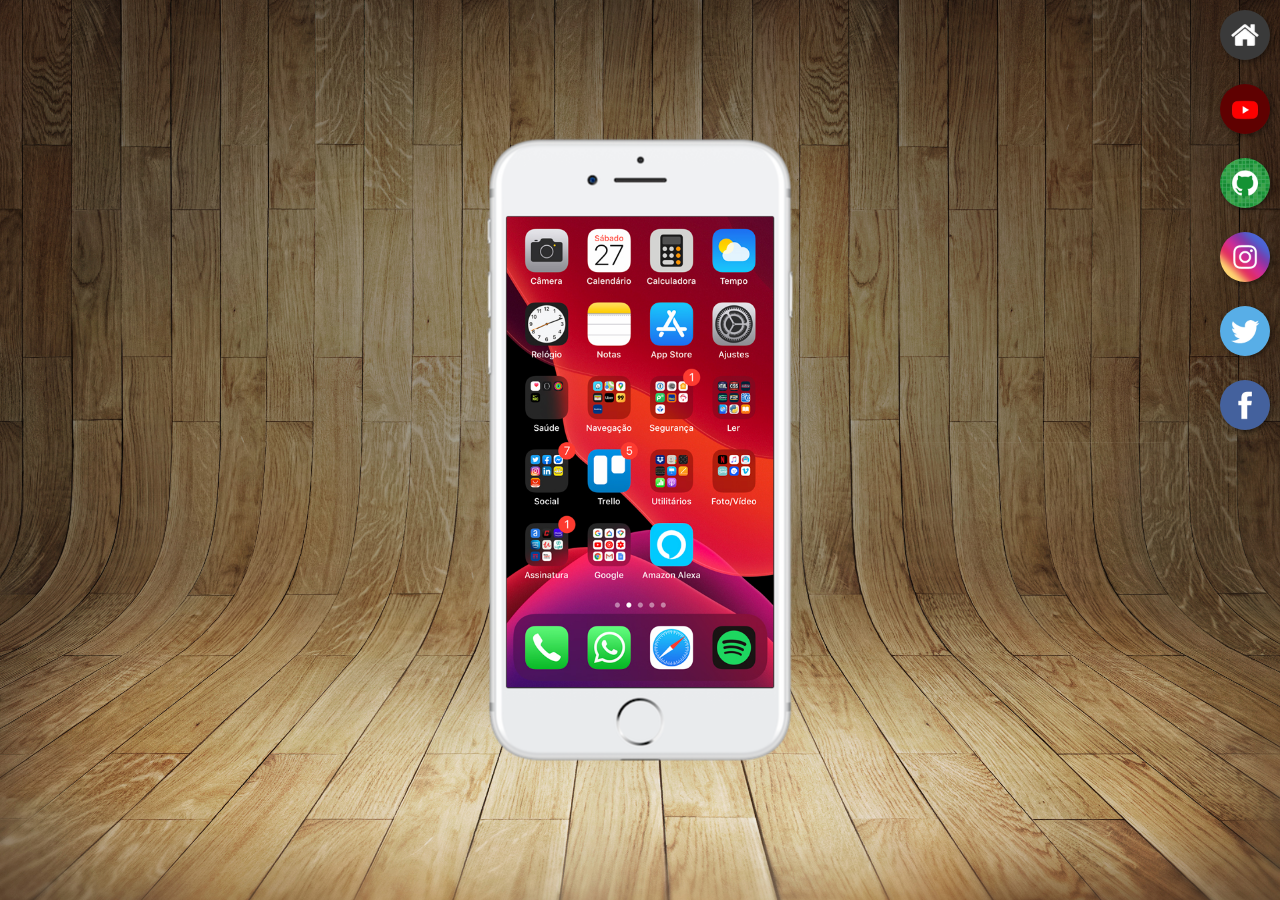
<file: index.html>
<!DOCTYPE html>
<html lang="pt-br">
<head>
    <meta charset="UTF-8">
    <meta name="viewport" content="width=device-width, initial-scale=1.0">
    <link rel="shortcut icon" href="favicon.ico" type="image/x-icon">
    <link rel="stylesheet" href="estilos/style.css">
    <title>Projeto Redes Sociais</title>
</head>
<body>
    <main>
        <section id="telefone">
            <iframe src="home.html" name="tela" id="tela" frameborder="0">
                Seu navegador não é compatível com isso.
            </iframe>
        </section>
        <section id="redes-sociais">
            <a href="home.html" target="tela"><img src="imagens/logo-home.jpg" alt="Home"></a><br>
            <a href="youtube.html" target="tela"><img src="imagens/logo-youtube.jpg" alt="Youtube"></a><br>
            <a href="github.html" target="tela"><img src="imagens/logo-github.jpg" alt="Github"></a><br>
            <a href="instagram.html" target="tela"><img src="imagens/logo-instagram.jpg" alt="Instagram"></a><br>
            <a href="twitter.html" target="tela"><img src="imagens/logo-twitter.jpg" alt="Twitter"></a><br>
            <a href="facebook.html" target="tela"><img src="imagens/logo-facebook.jpg" alt="Facebook"></a>
        </section>
    </main>
</body>
</html>
</file>
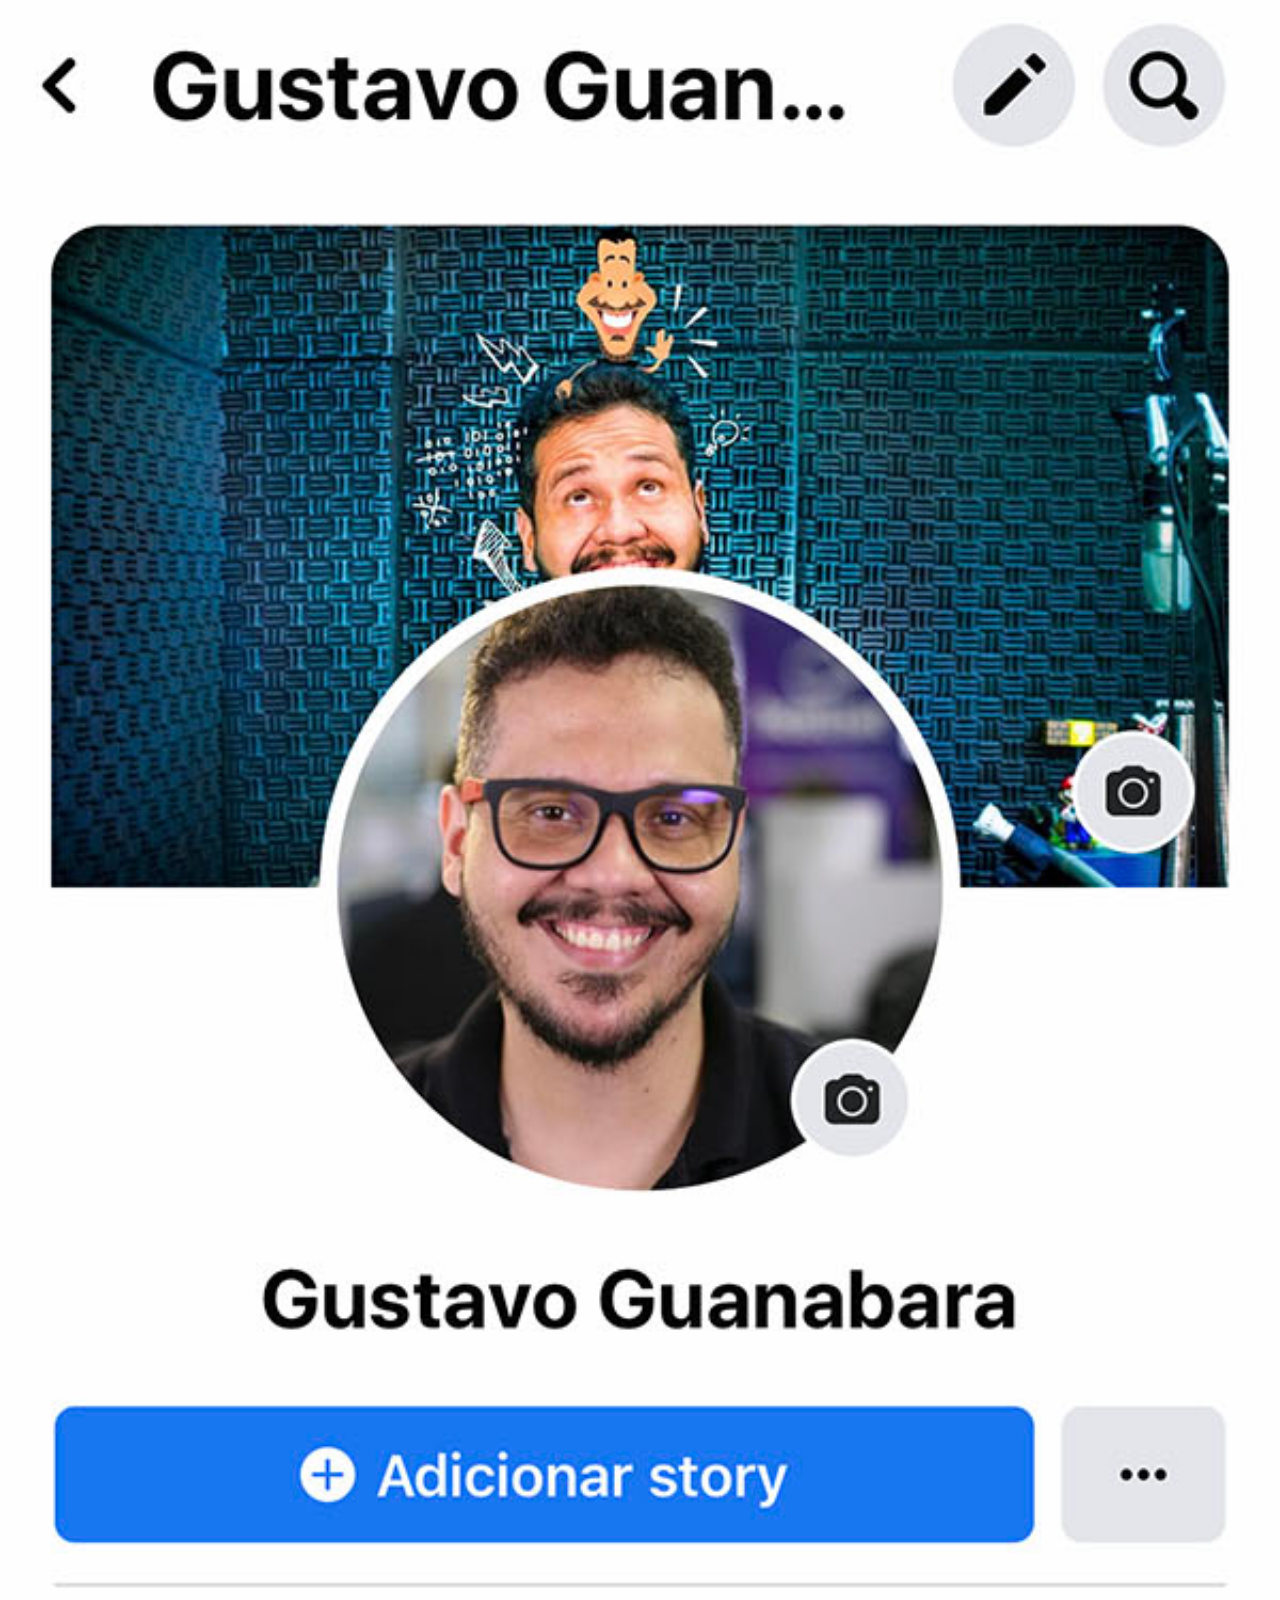
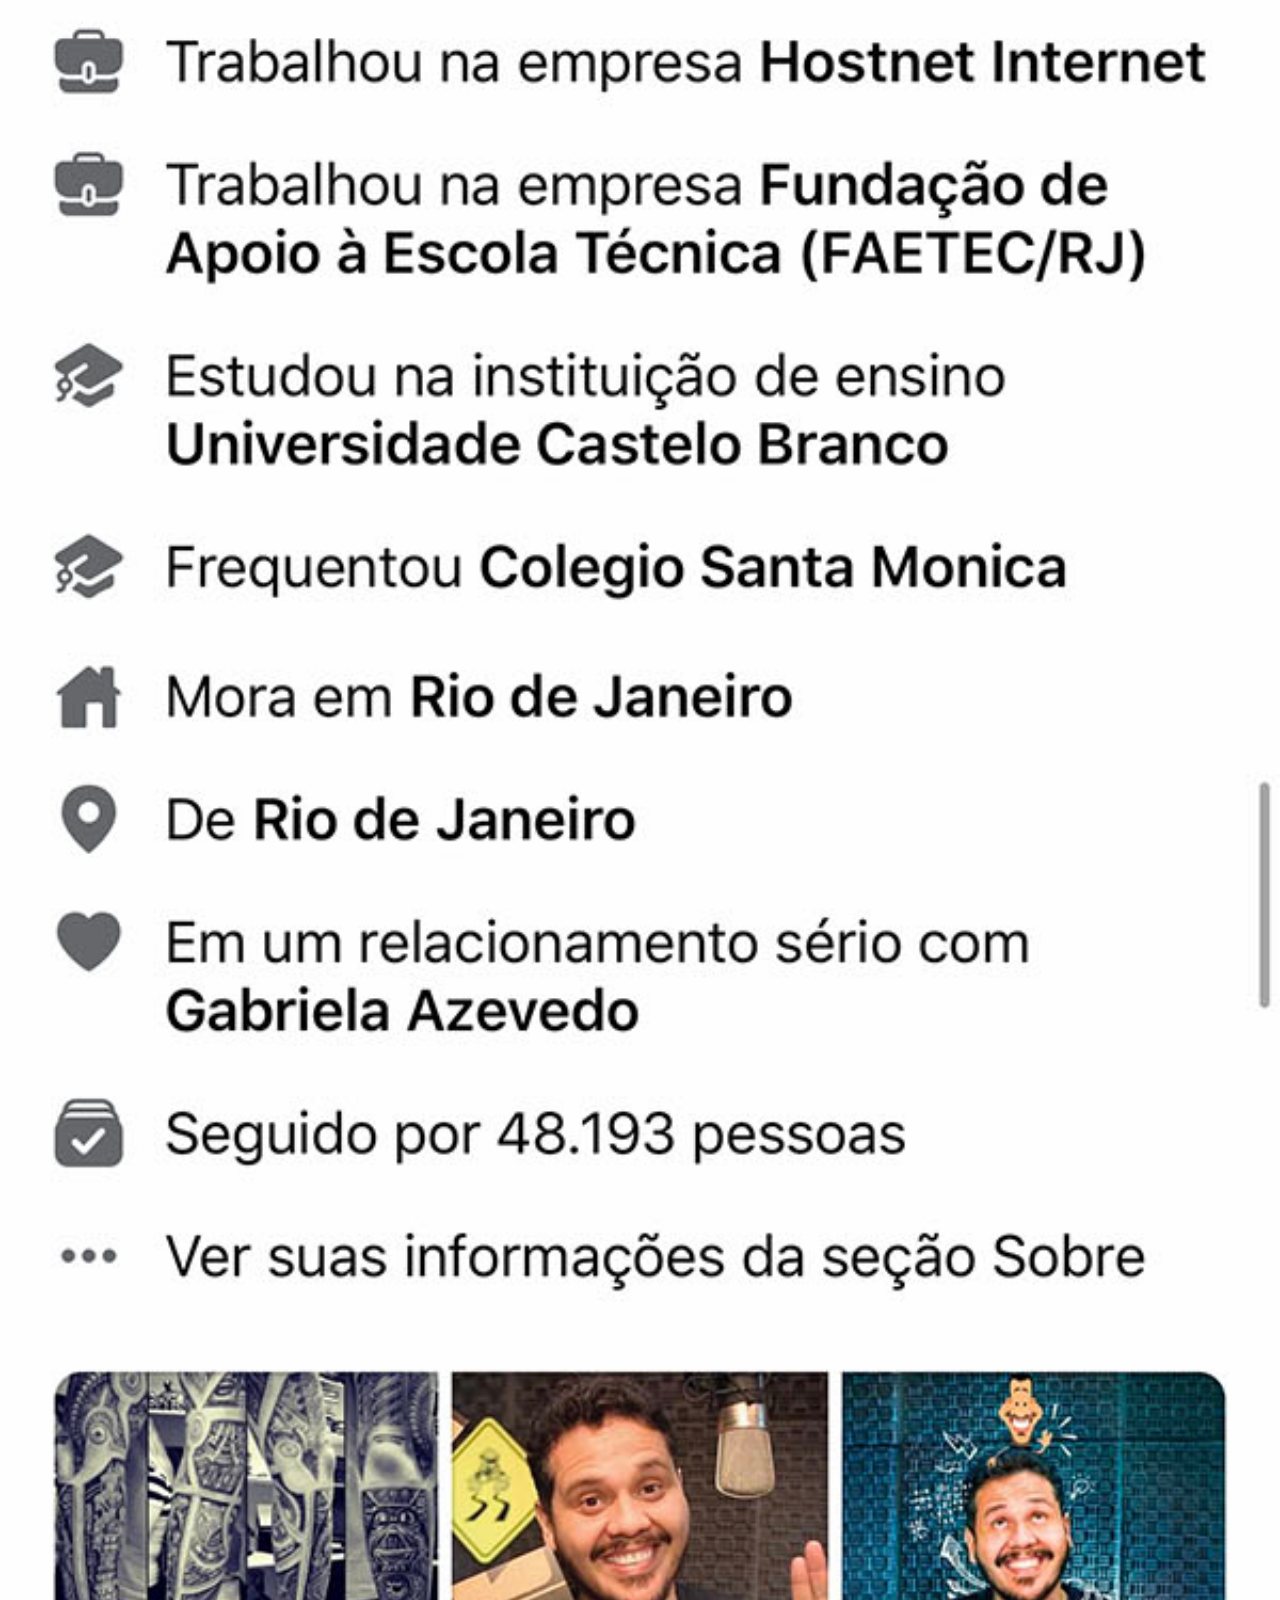
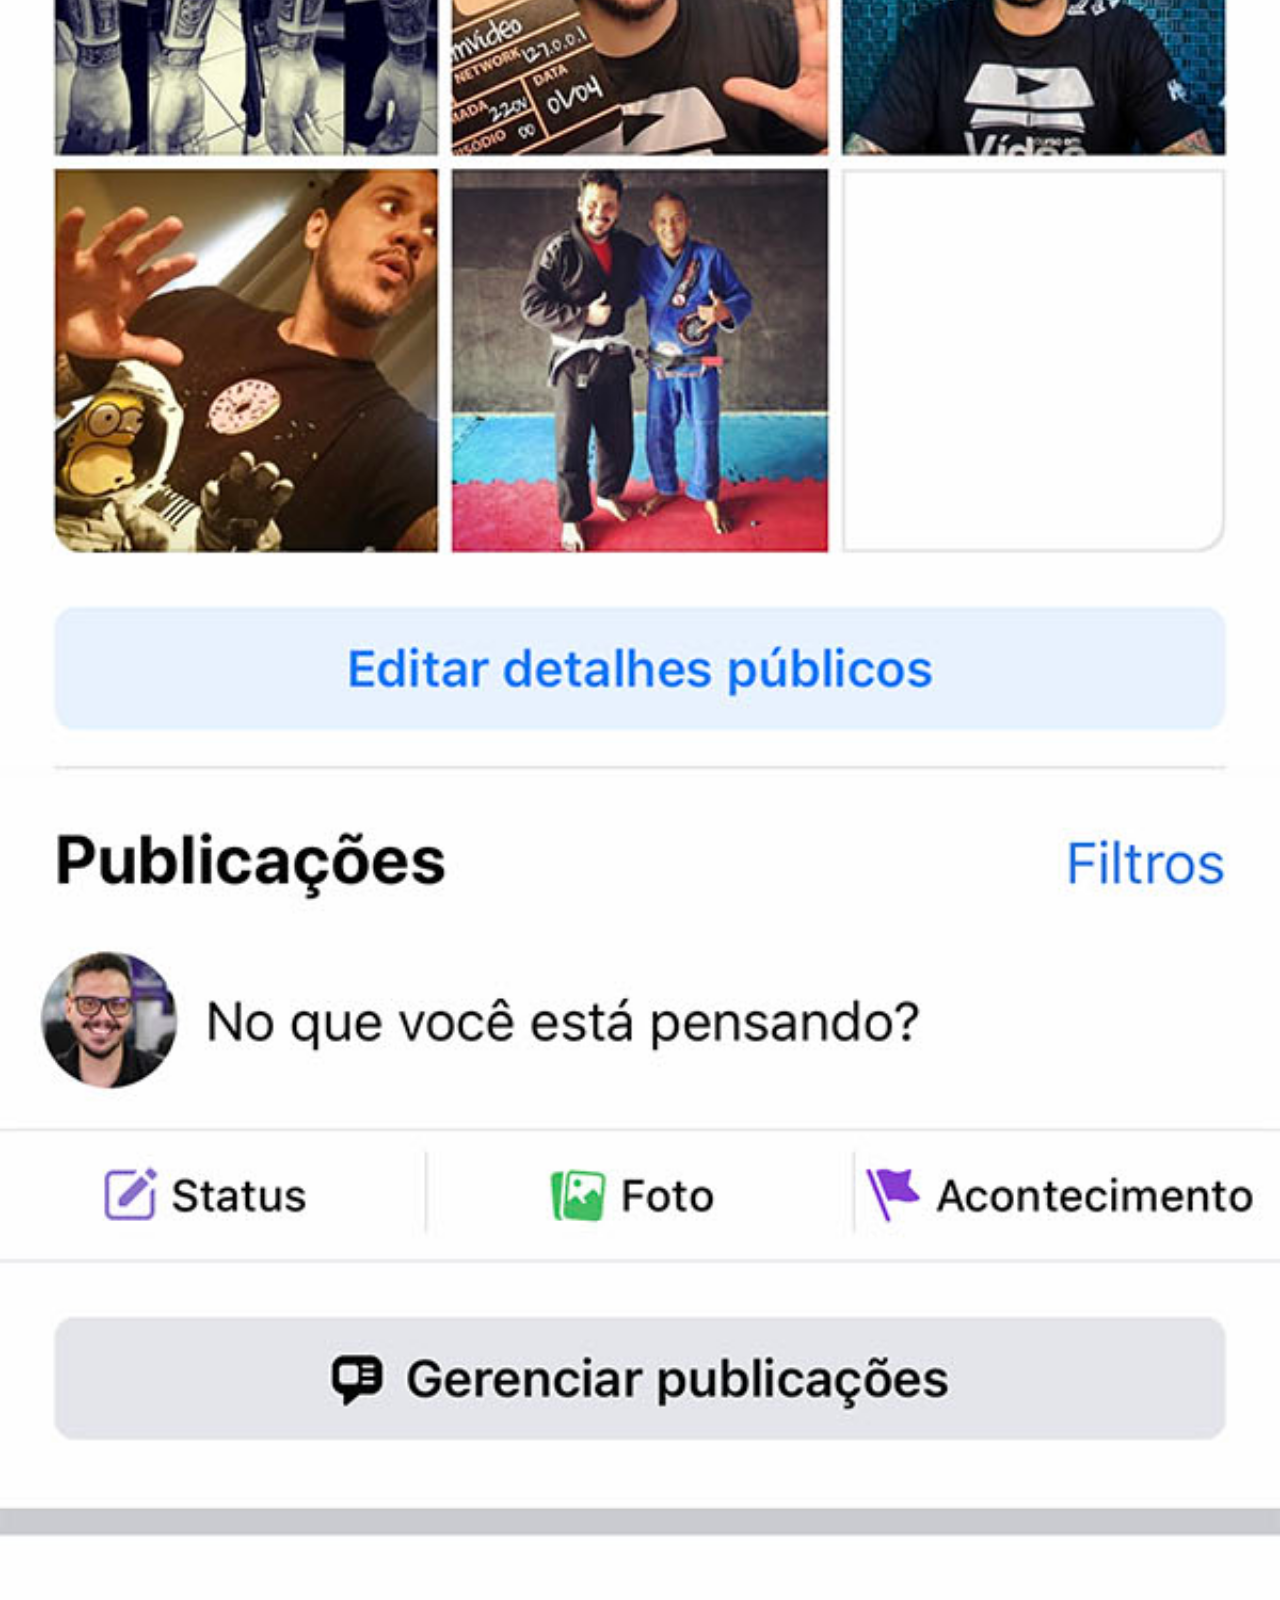
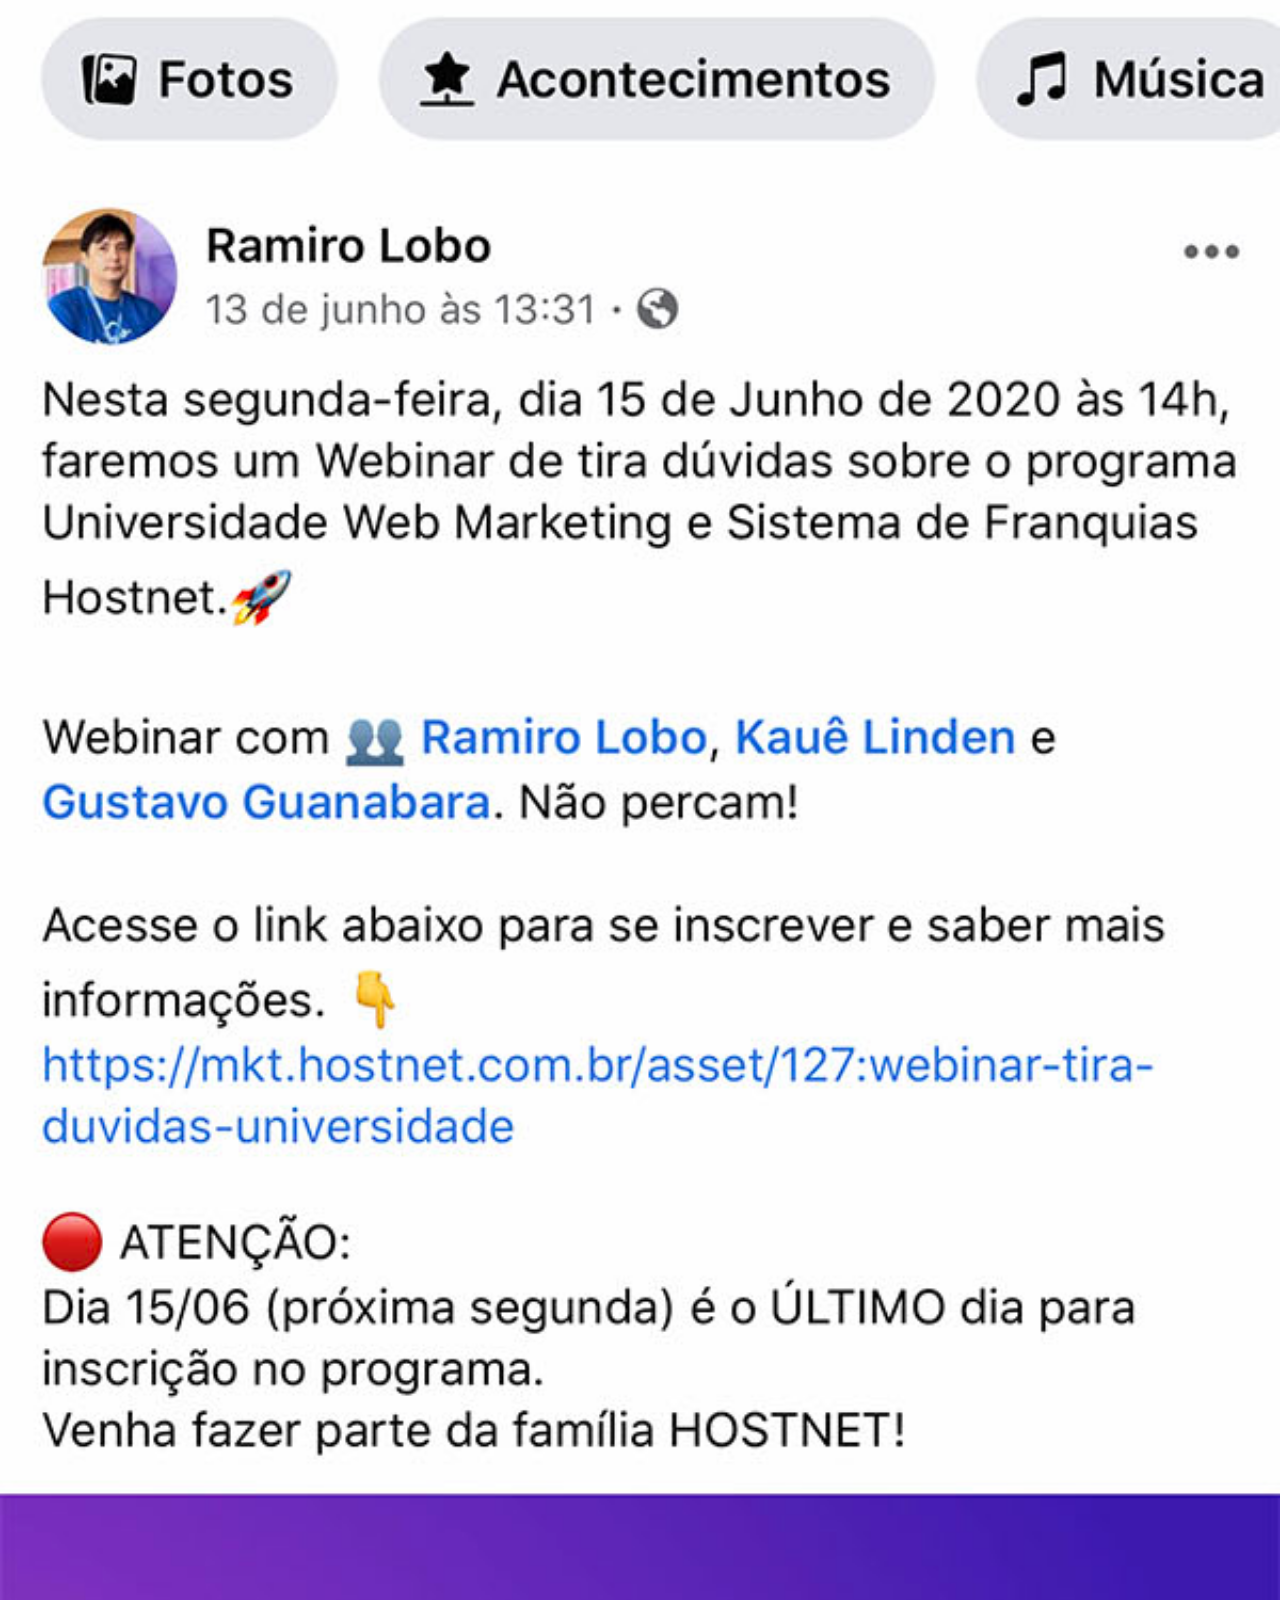
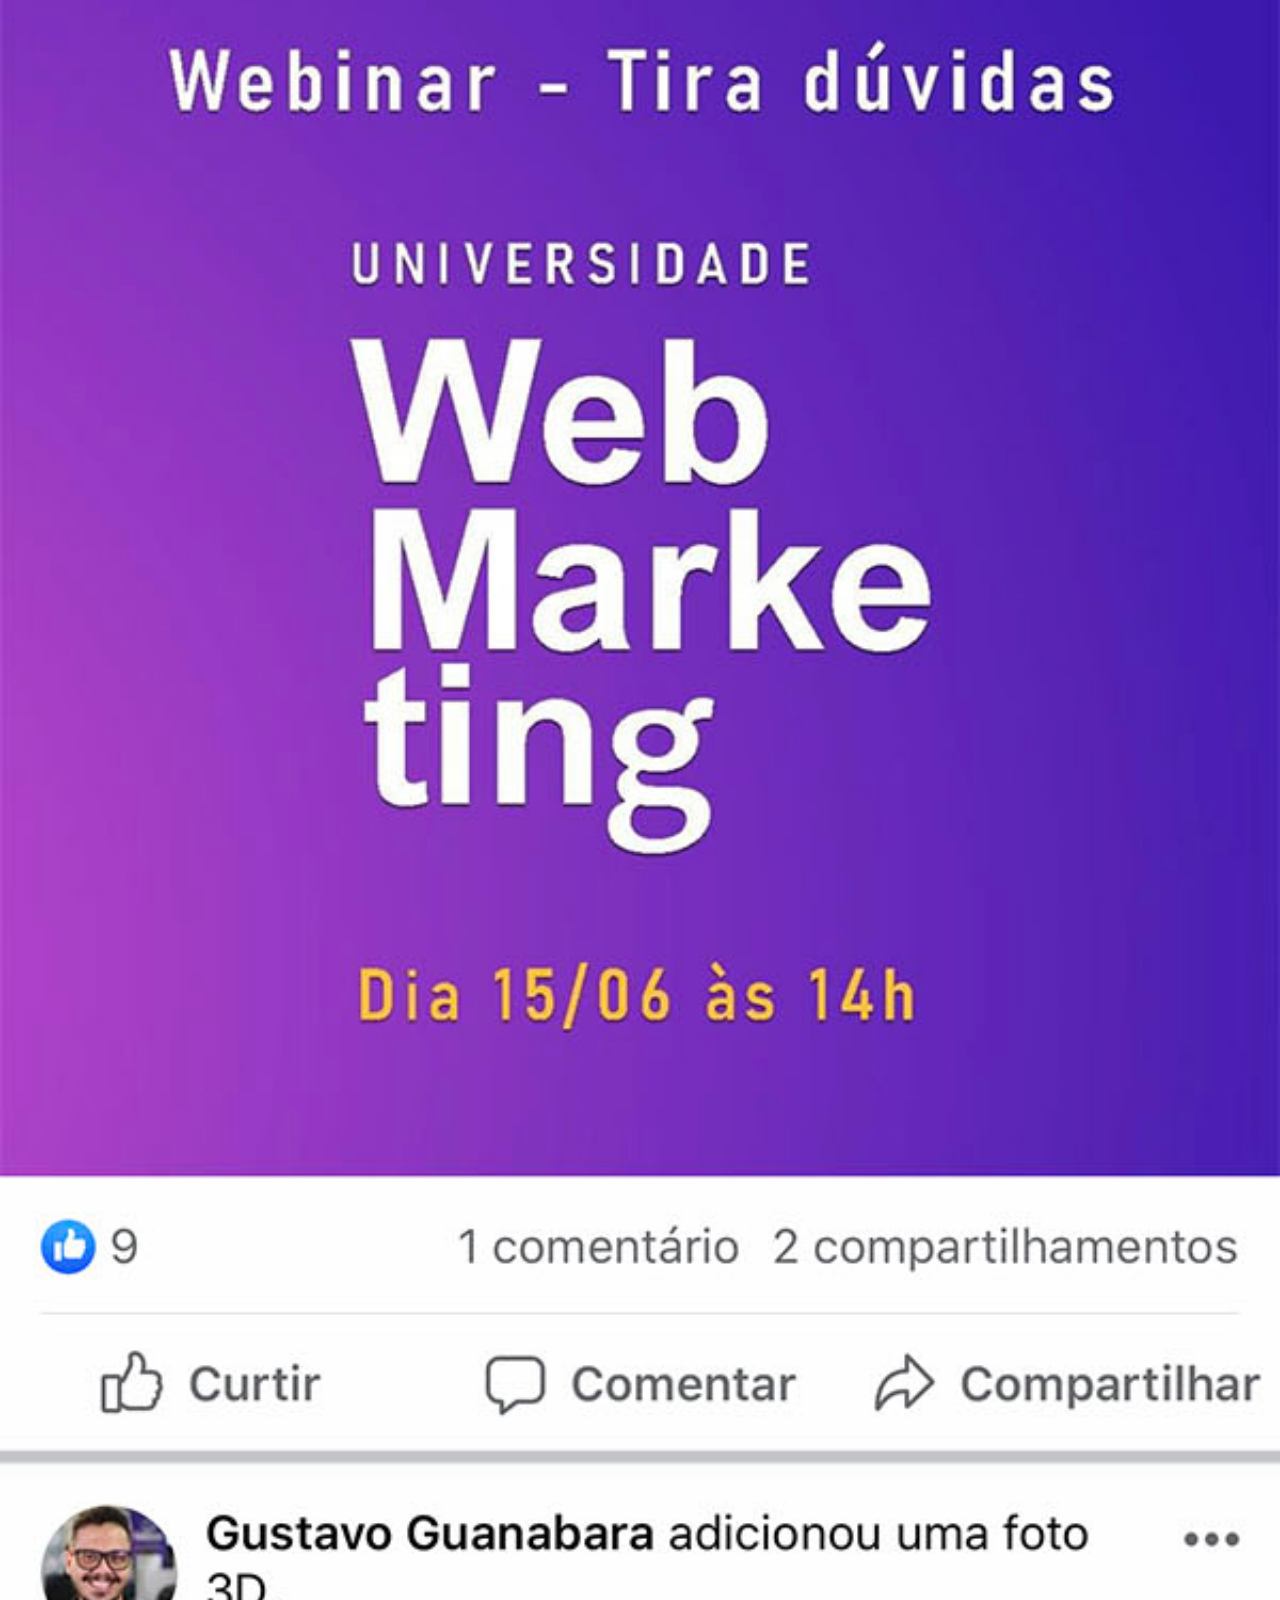
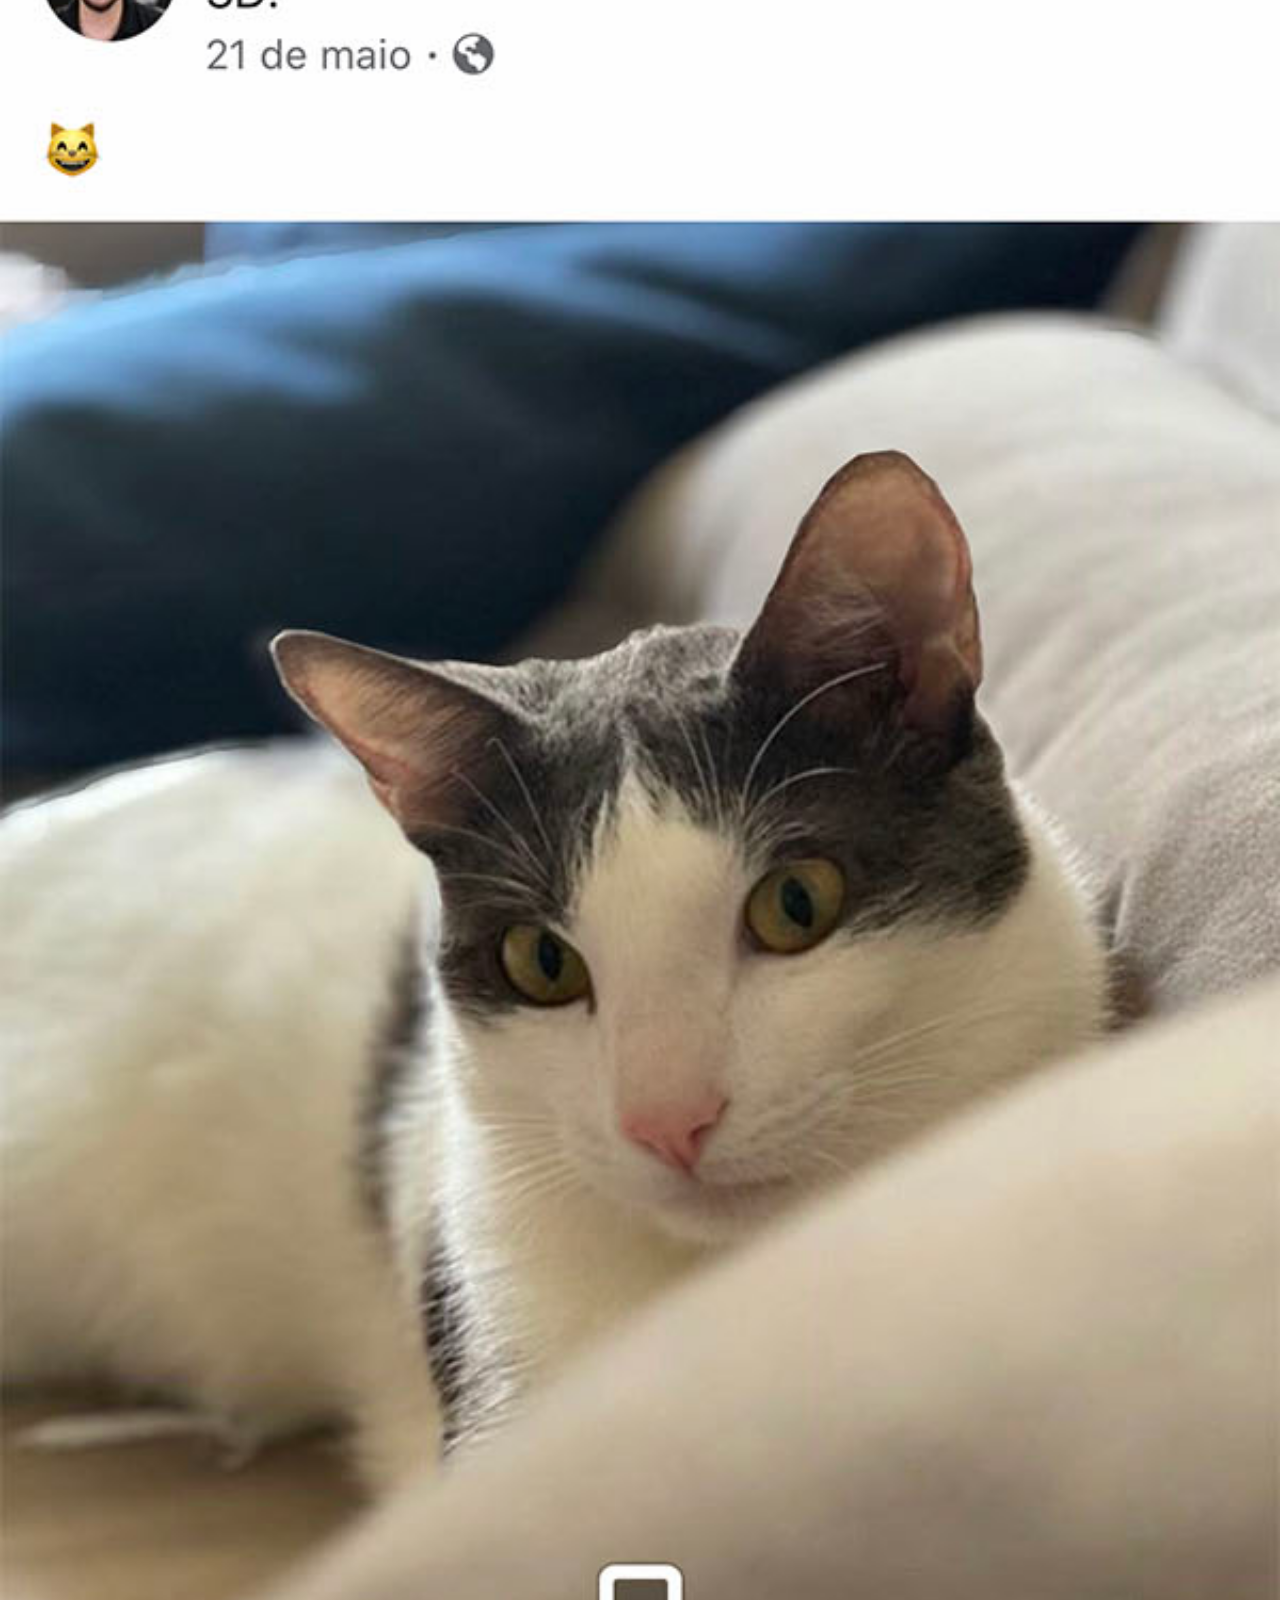
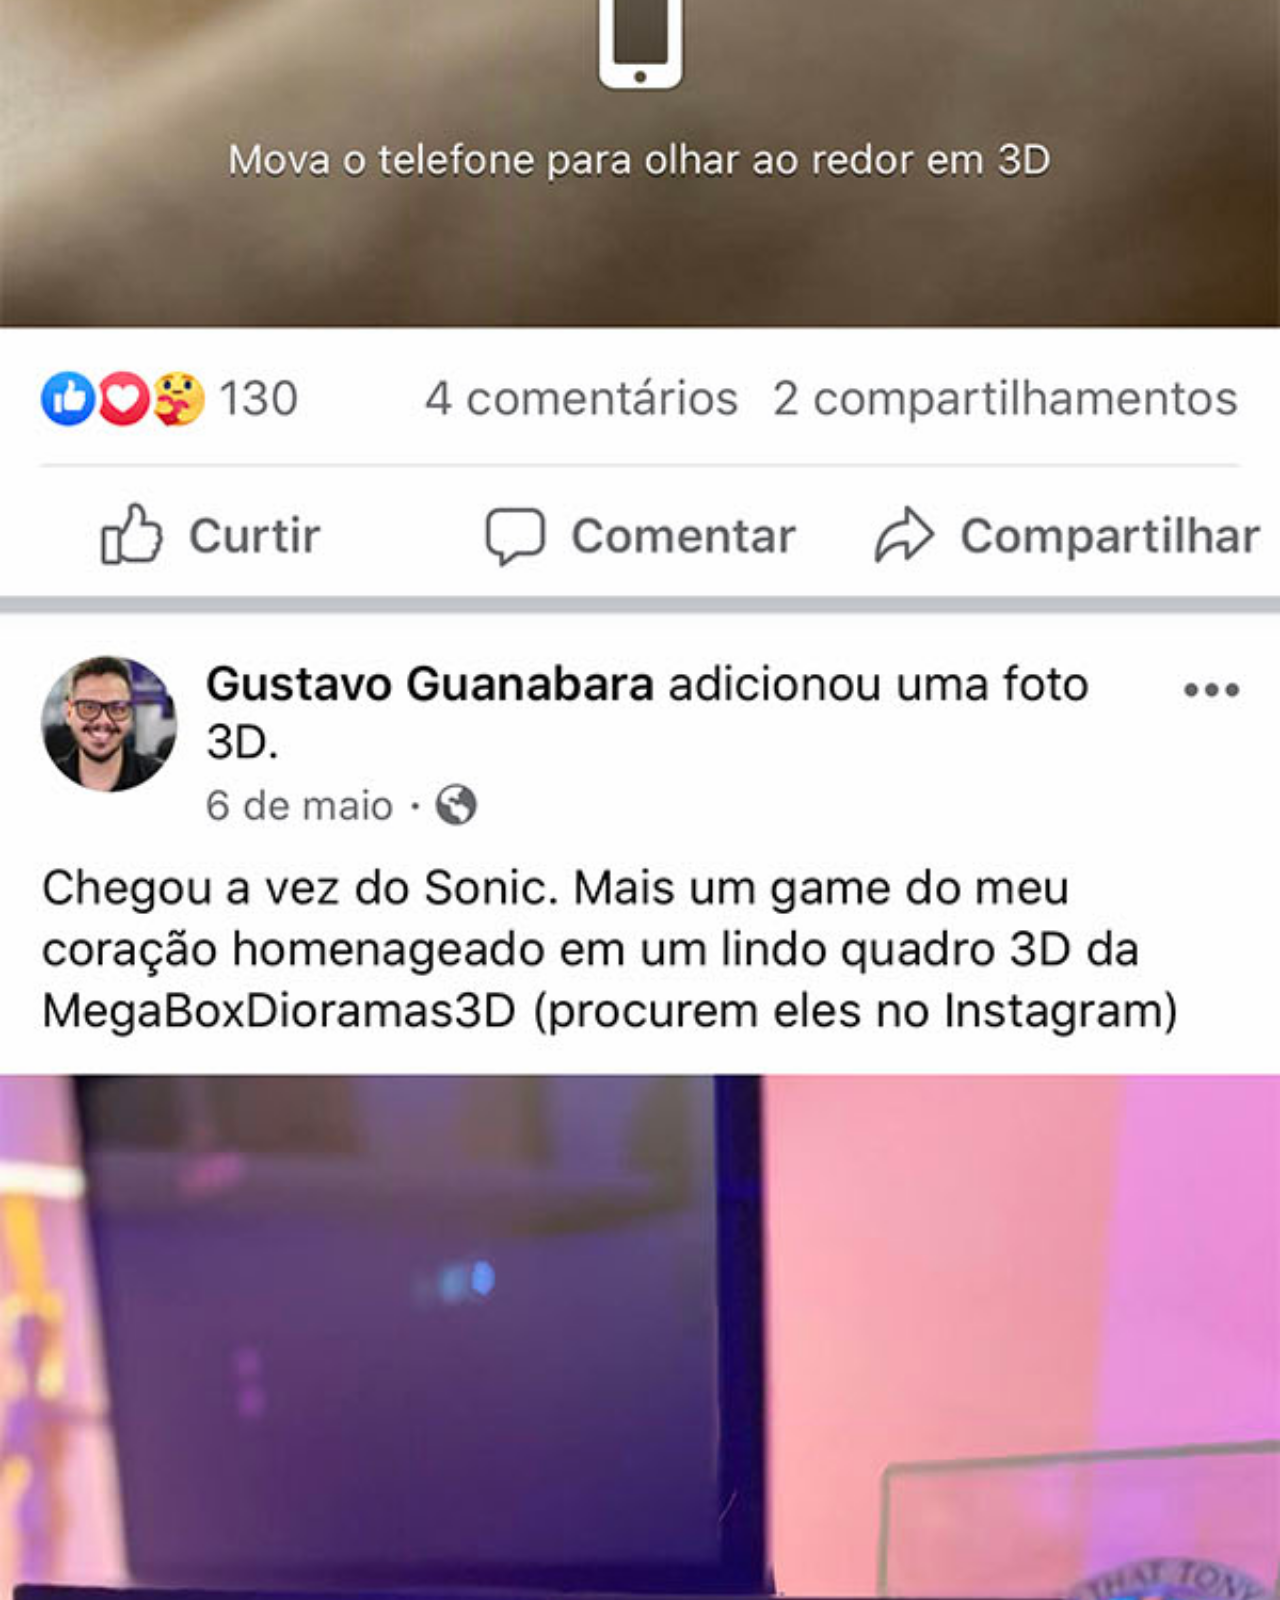
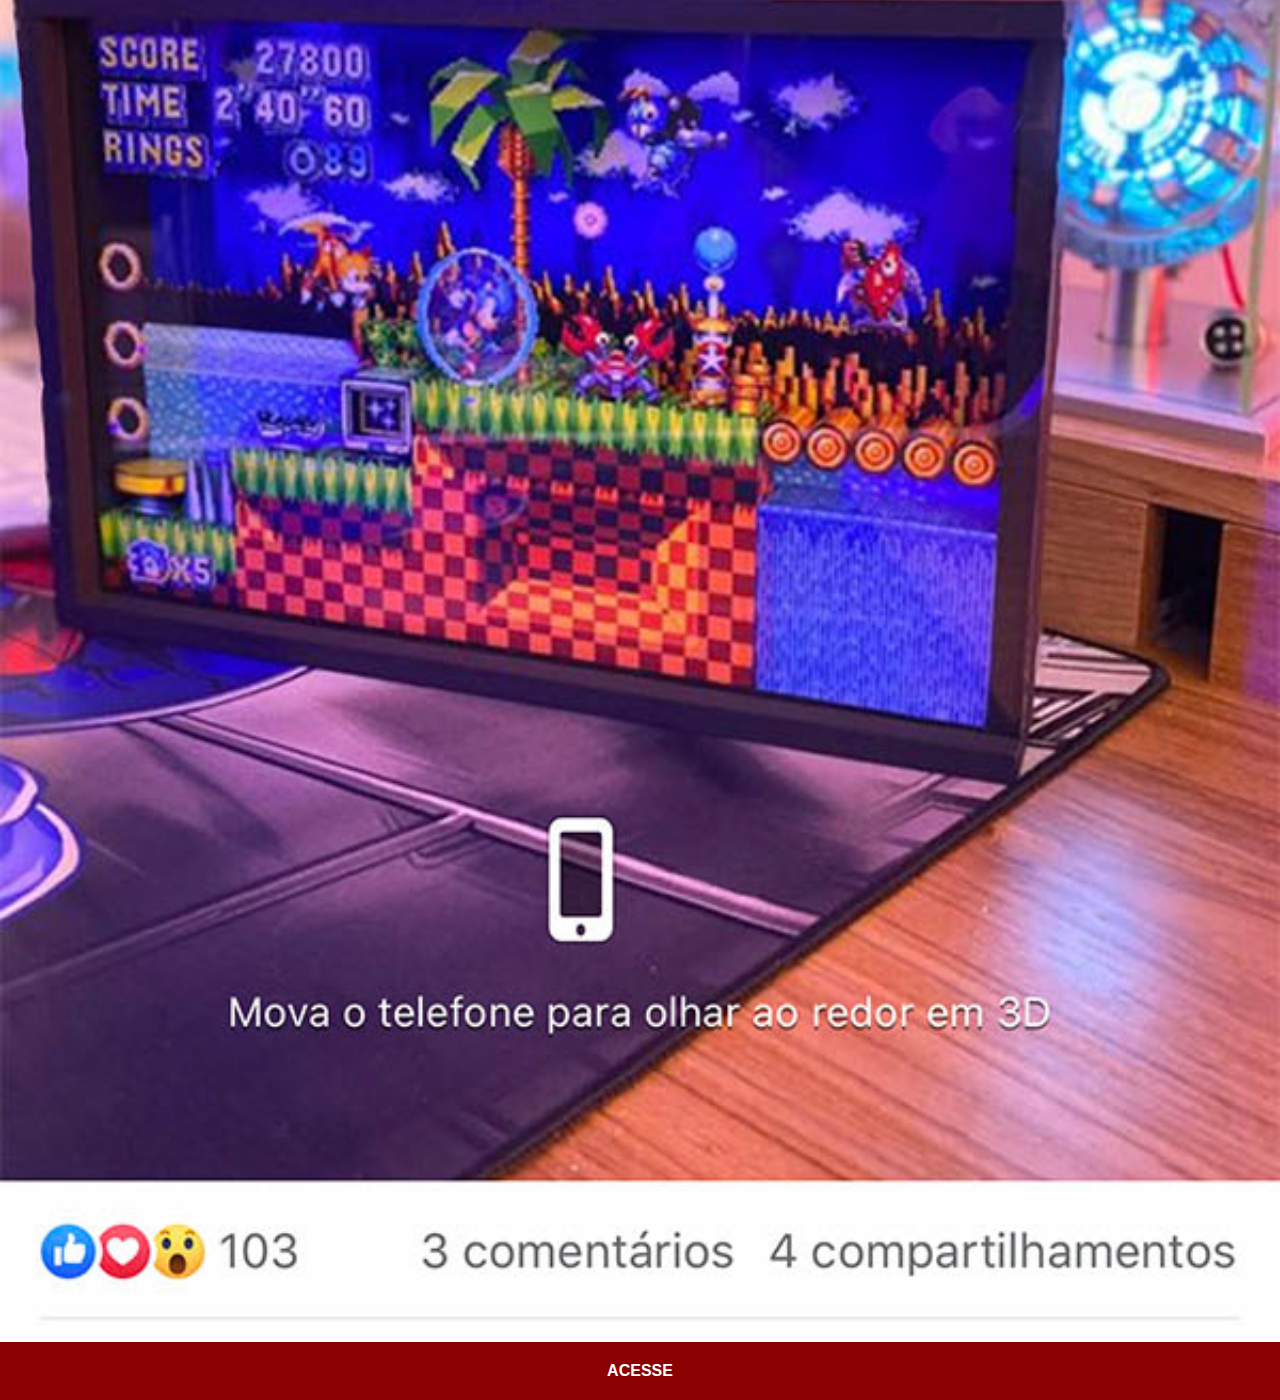
<file: facebook.html>
<!DOCTYPE html>
<html lang="pt-br">
<head>
    <meta charset="UTF-8">
    <meta name="viewport" content="width=device-width, initial-scale=1.0">
    <title>Facebook</title>
    <link rel="stylesheet" href="estilos/social.css">
</head>
<body>
    <img src="imagens/tela-facebook.jpg" alt="Facebook">
    <a href="https://www.facebook.com/gustavoguanabara/" target="_blank">ACESSE</a>
</body>
</html>
</file>
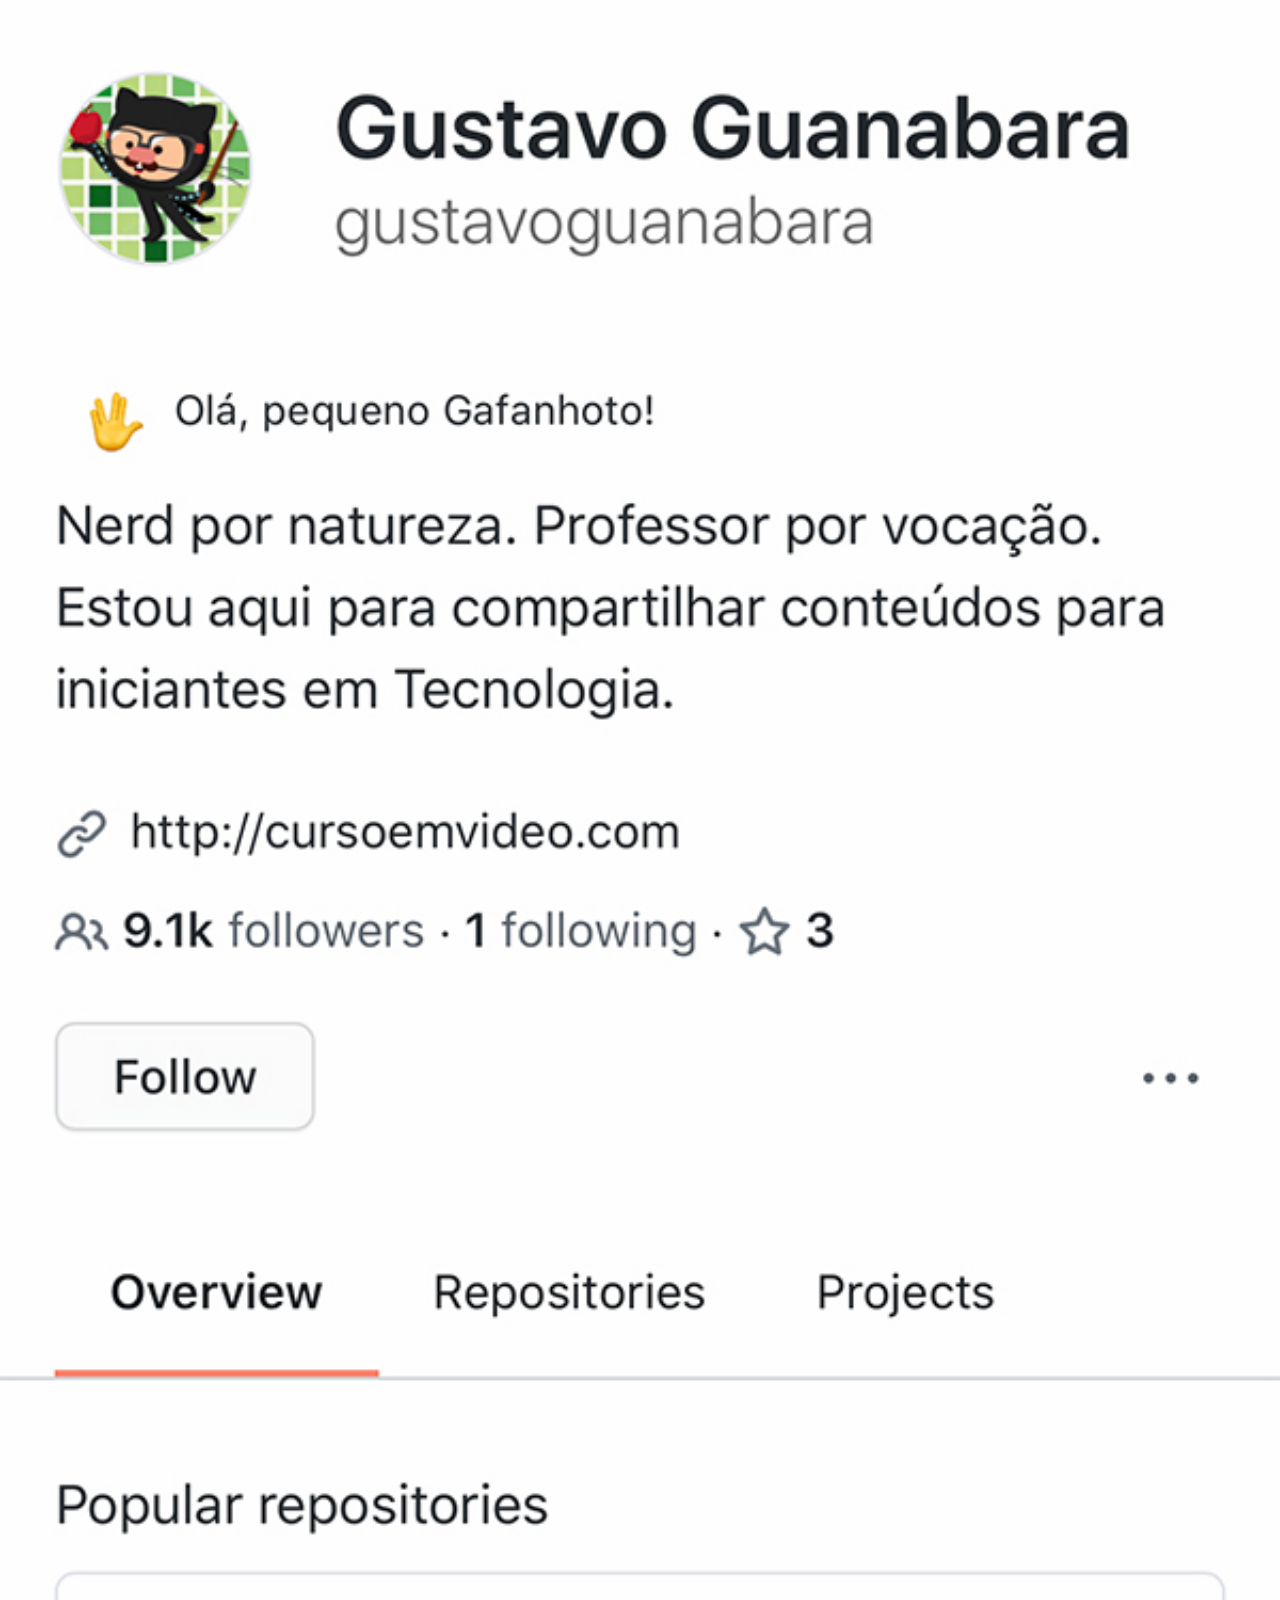
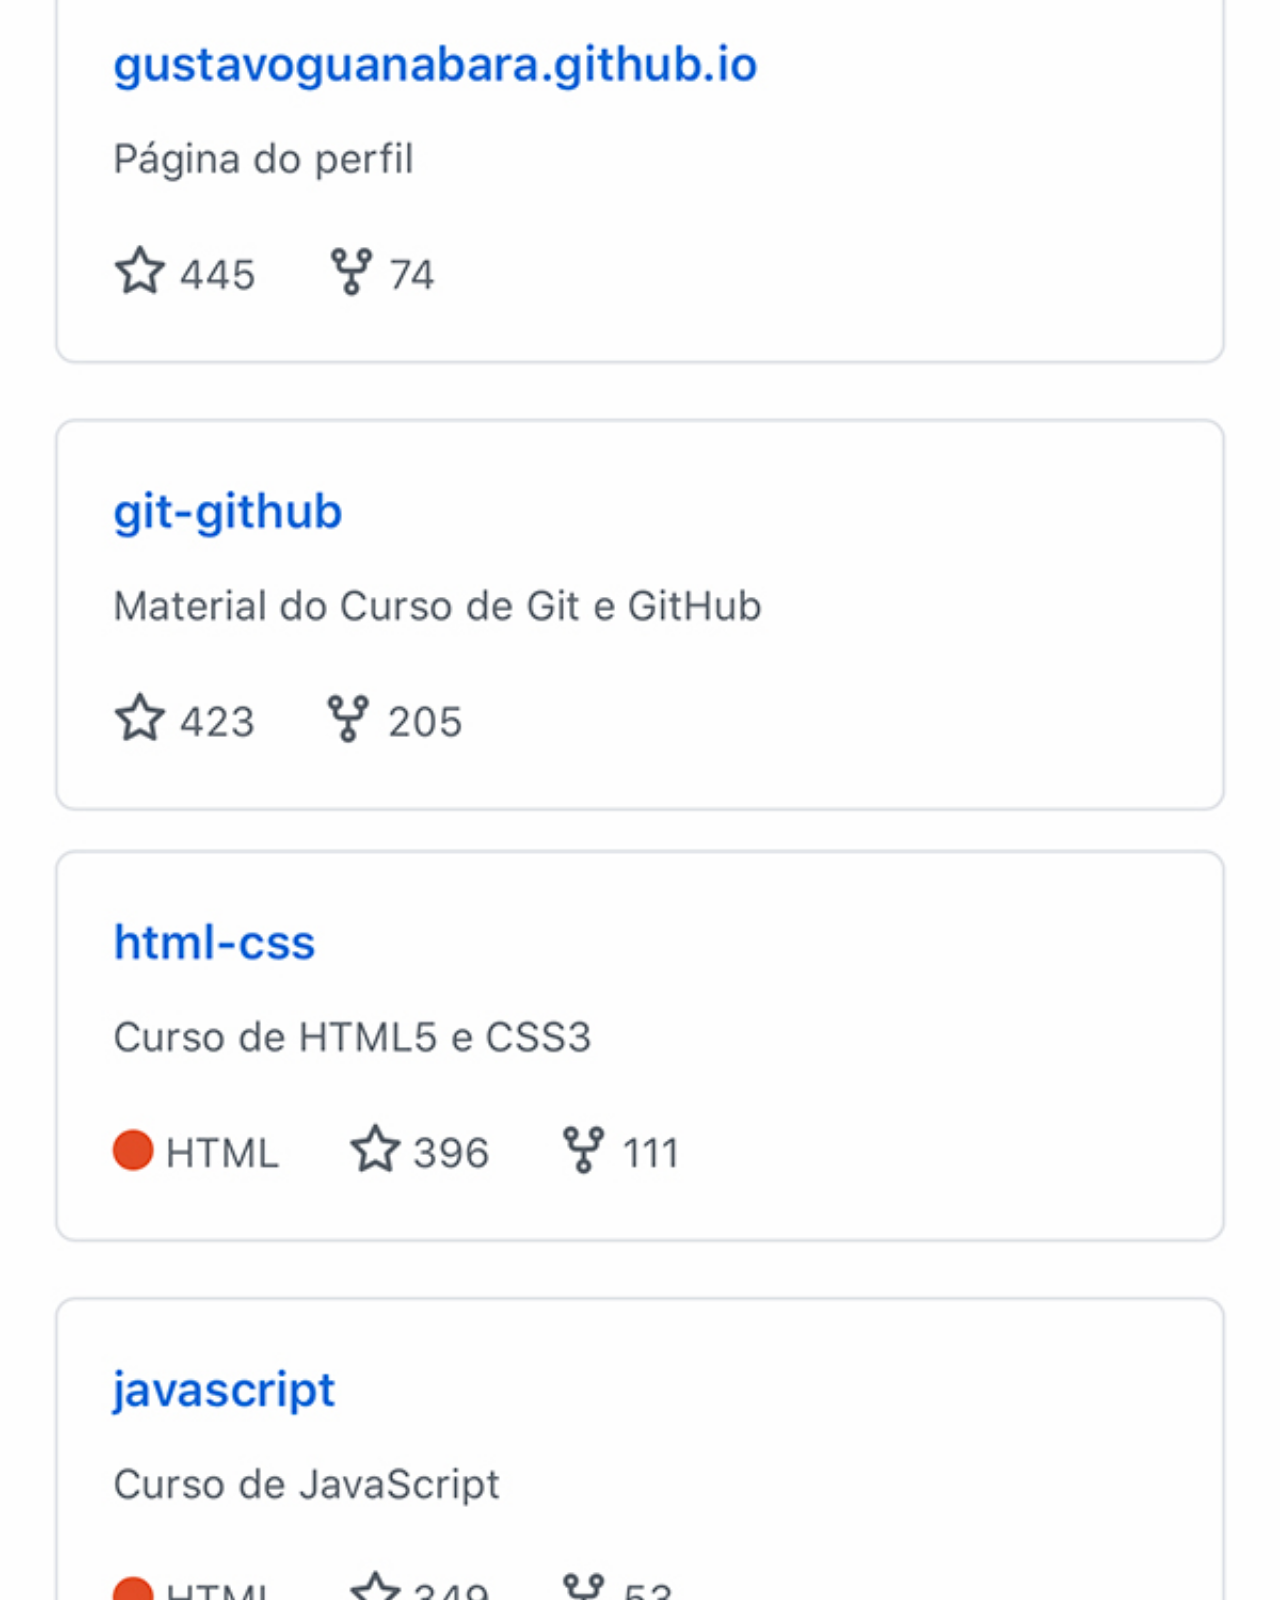
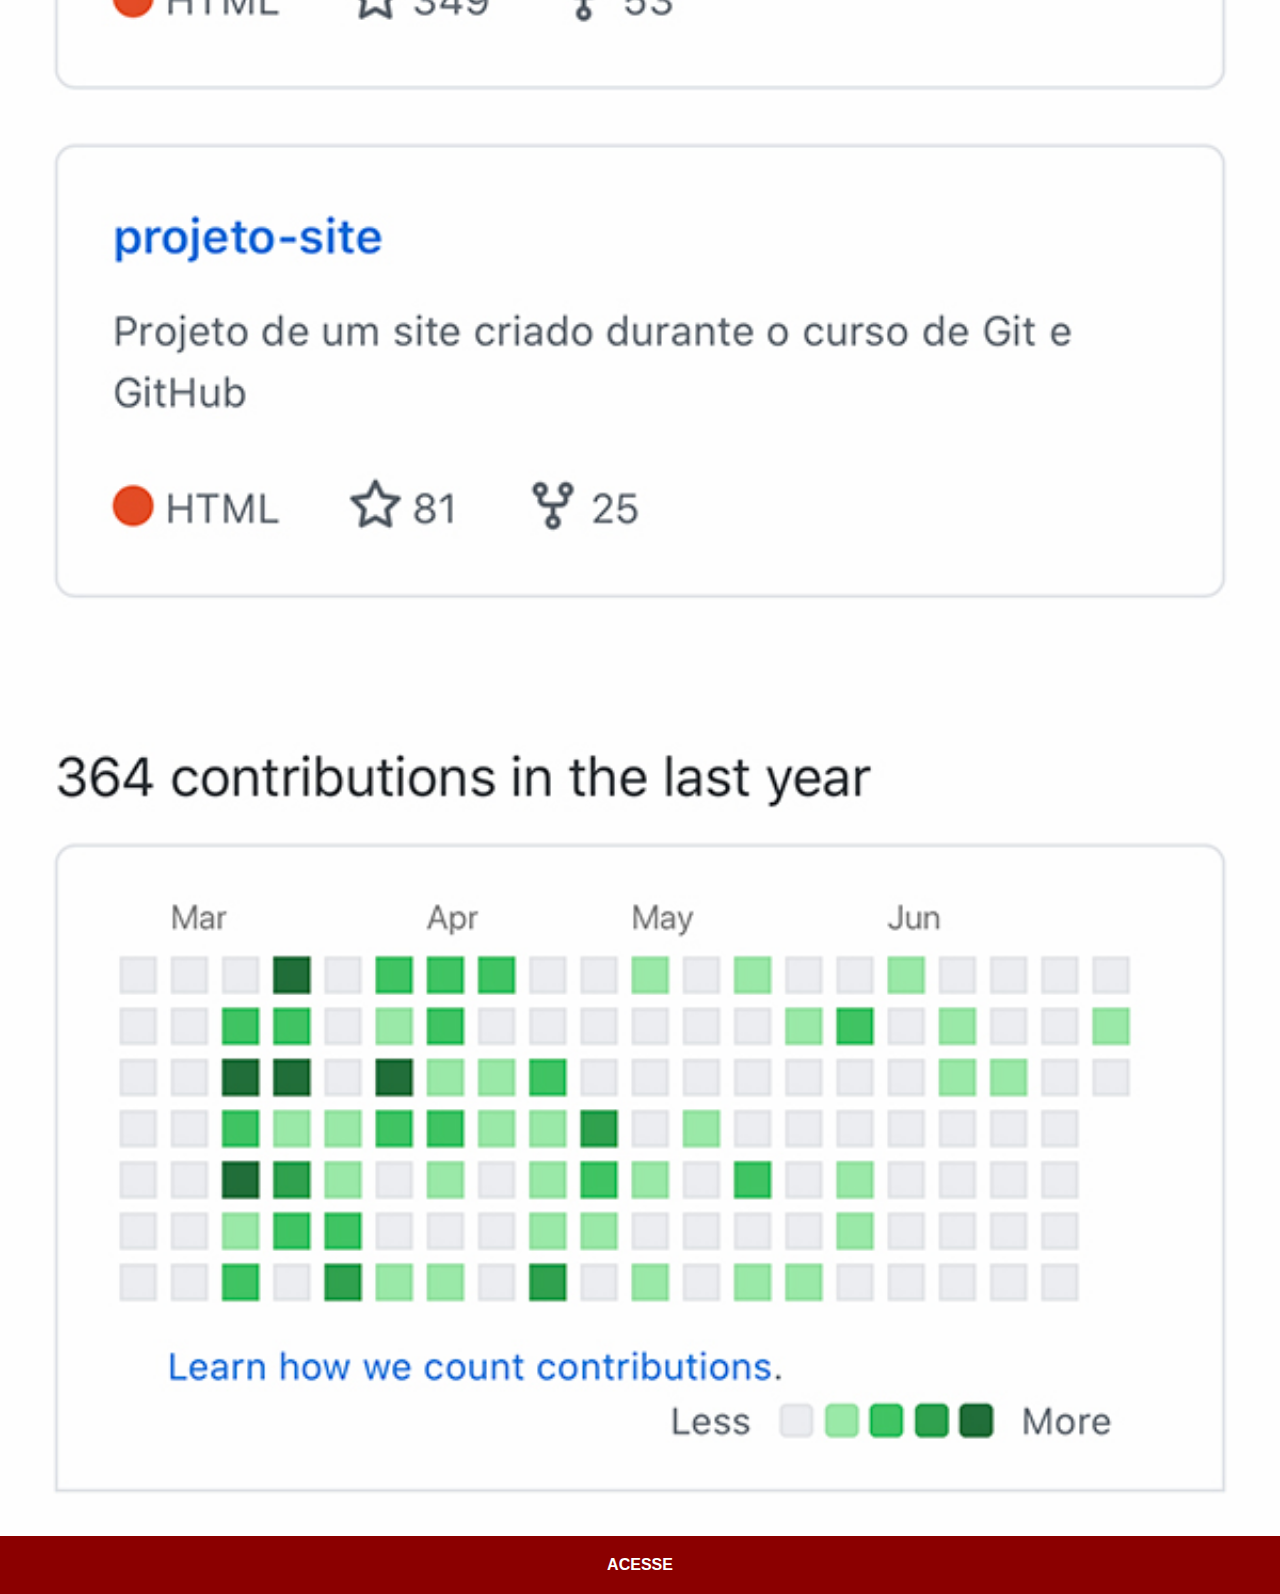
<file: github.html>
<!DOCTYPE html>
<html lang="pt-br">
<head>
    <meta charset="UTF-8">
    <meta name="viewport" content="width=device-width, initial-scale=1.0">
    <title>Github</title>
    <link rel="stylesheet" href="estilos/social.css">
</head>
<body>
    <img src="imagens/tela-github.jpg" alt="Github">
    <a href="https://github.com/gustavoguanabara/" target="_blank">ACESSE</a>
</body>
</html>
</file>
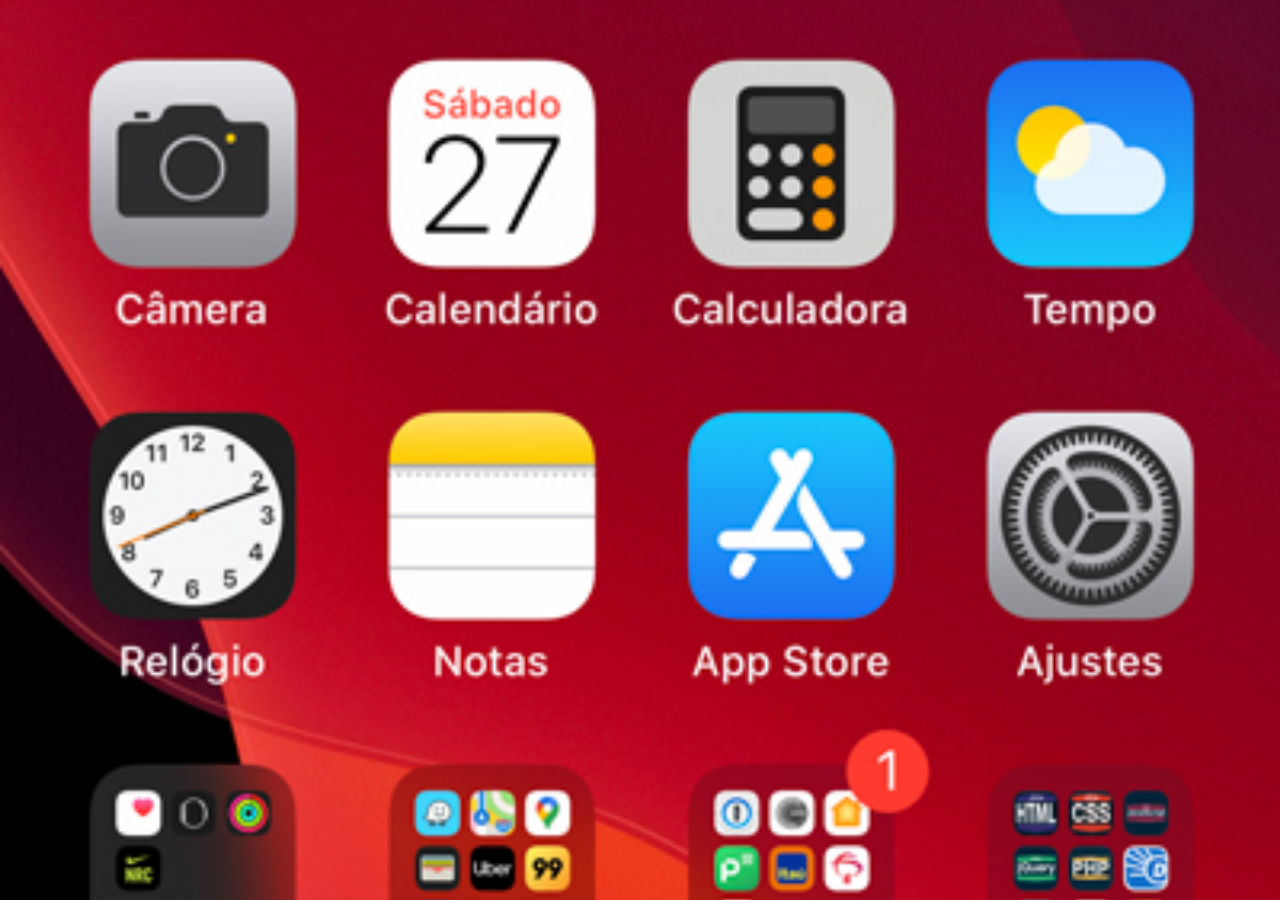
<file: home.html>
<!DOCTYPE html>
<html lang="pt-br">
<head>
    <meta charset="UTF-8">
    <meta name="viewport" content="width=device-width, initial-scale=1.0">
    <title>Home</title>
</head>
<style>
    * {
        margin: 0px;
        padding: 0px;
    }

    body { 
        width: 100vw;
        height: 100vh;
        background: black url('imagens/tela-home.jpg') no-repeat top center;
        background-size: cover;
    }
</style>
<body>
    
</body>
</html>
</file>
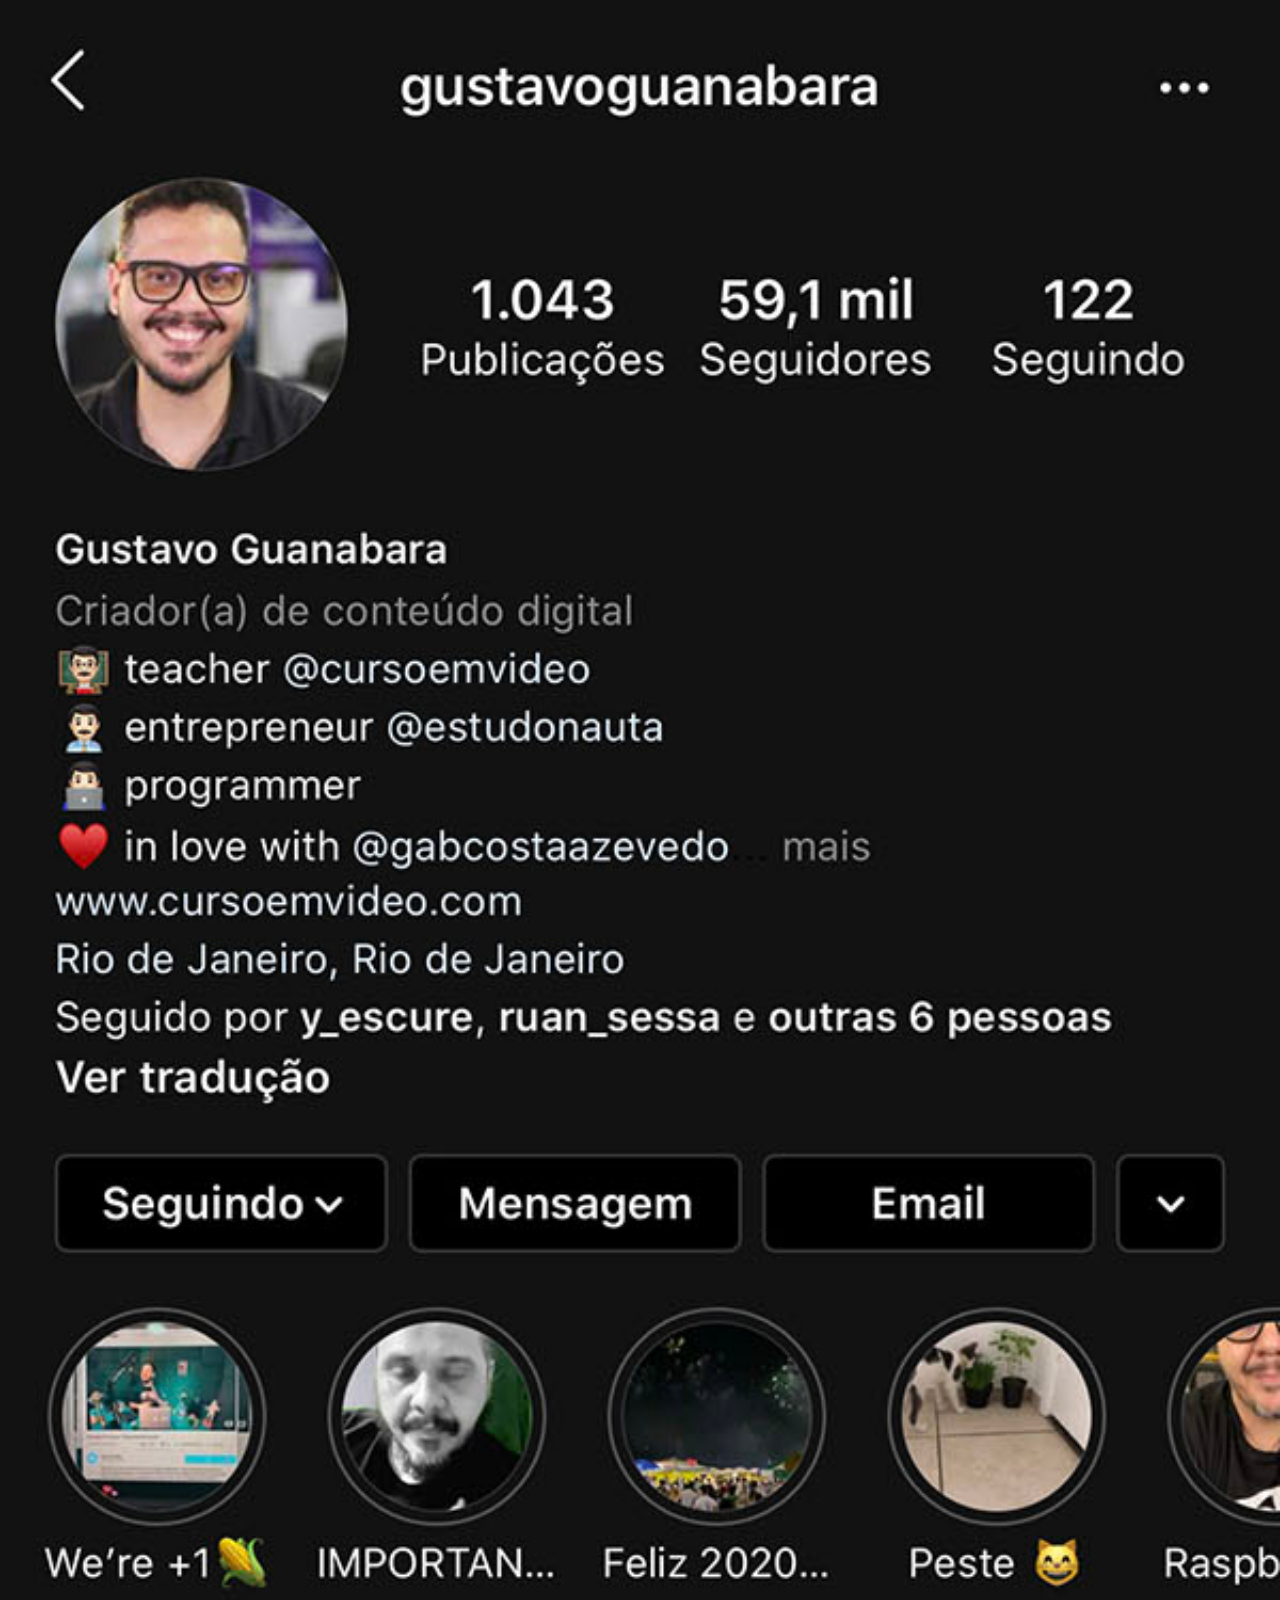
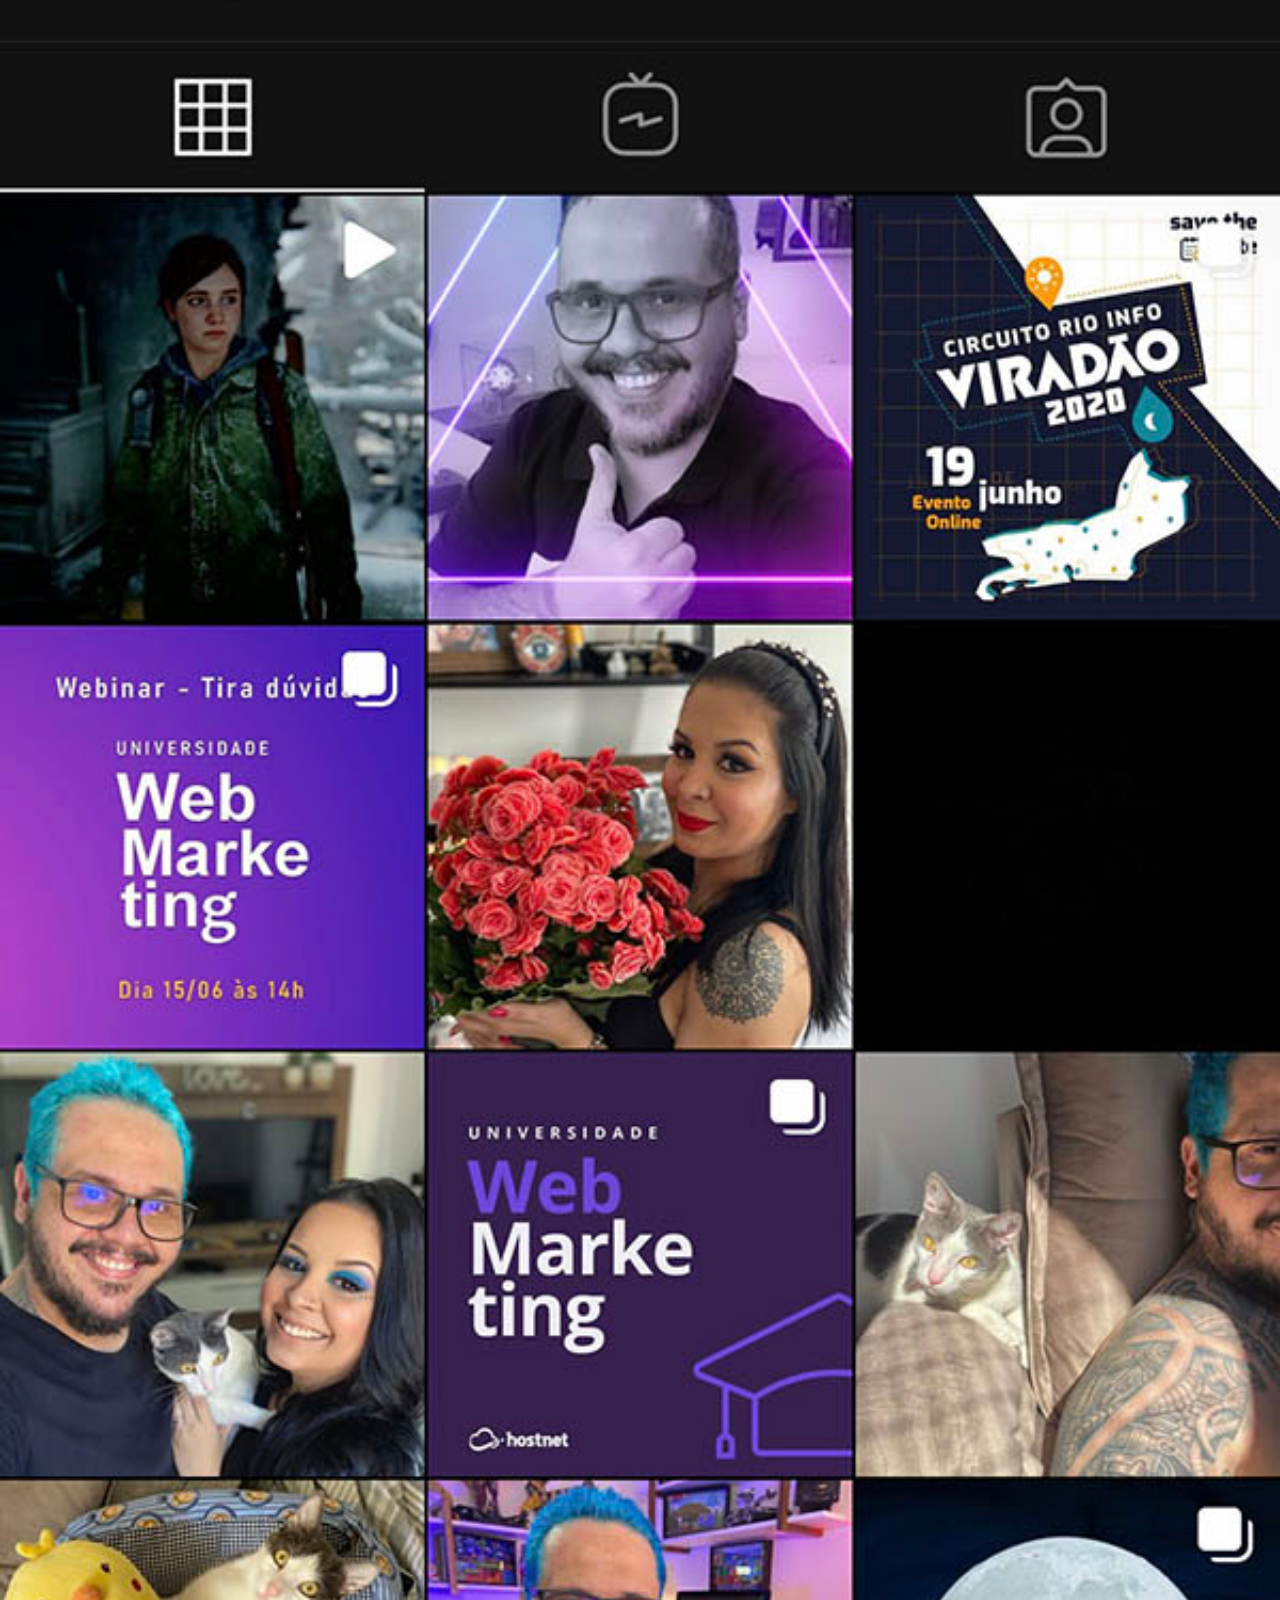
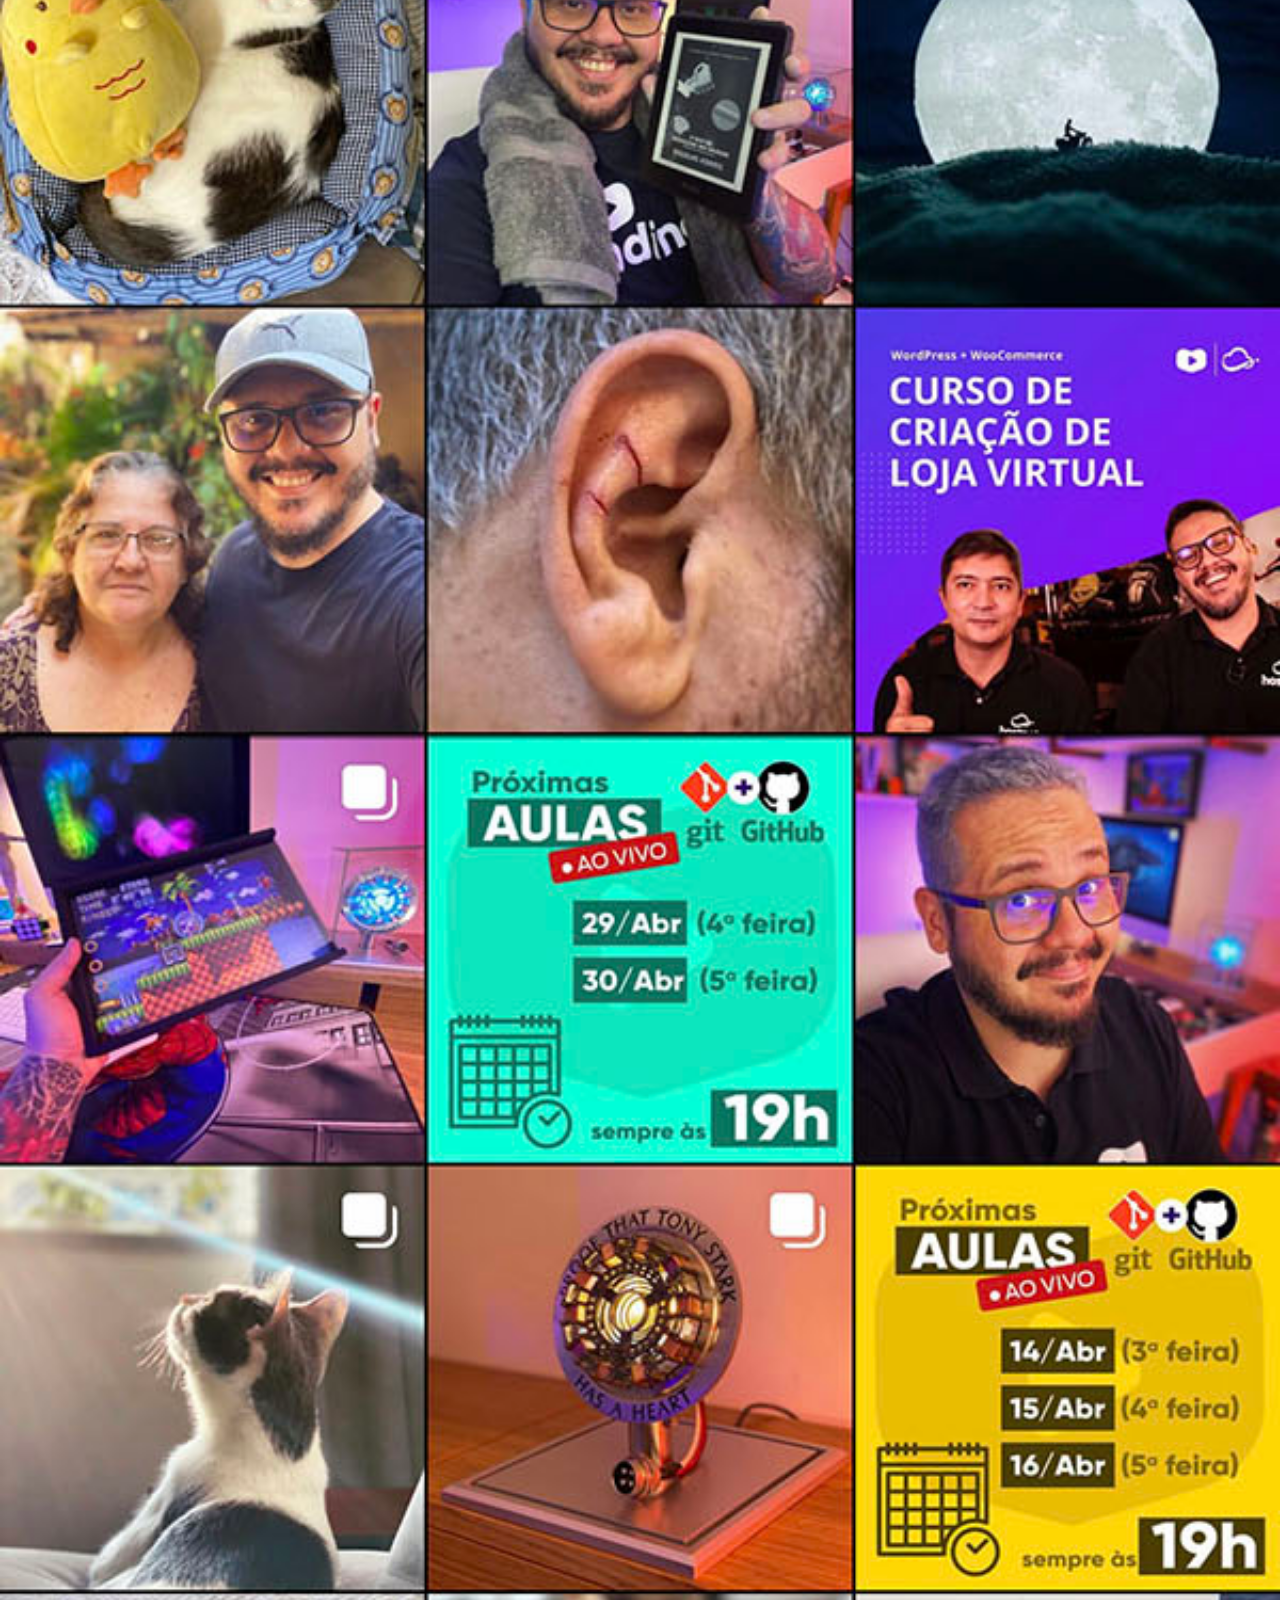
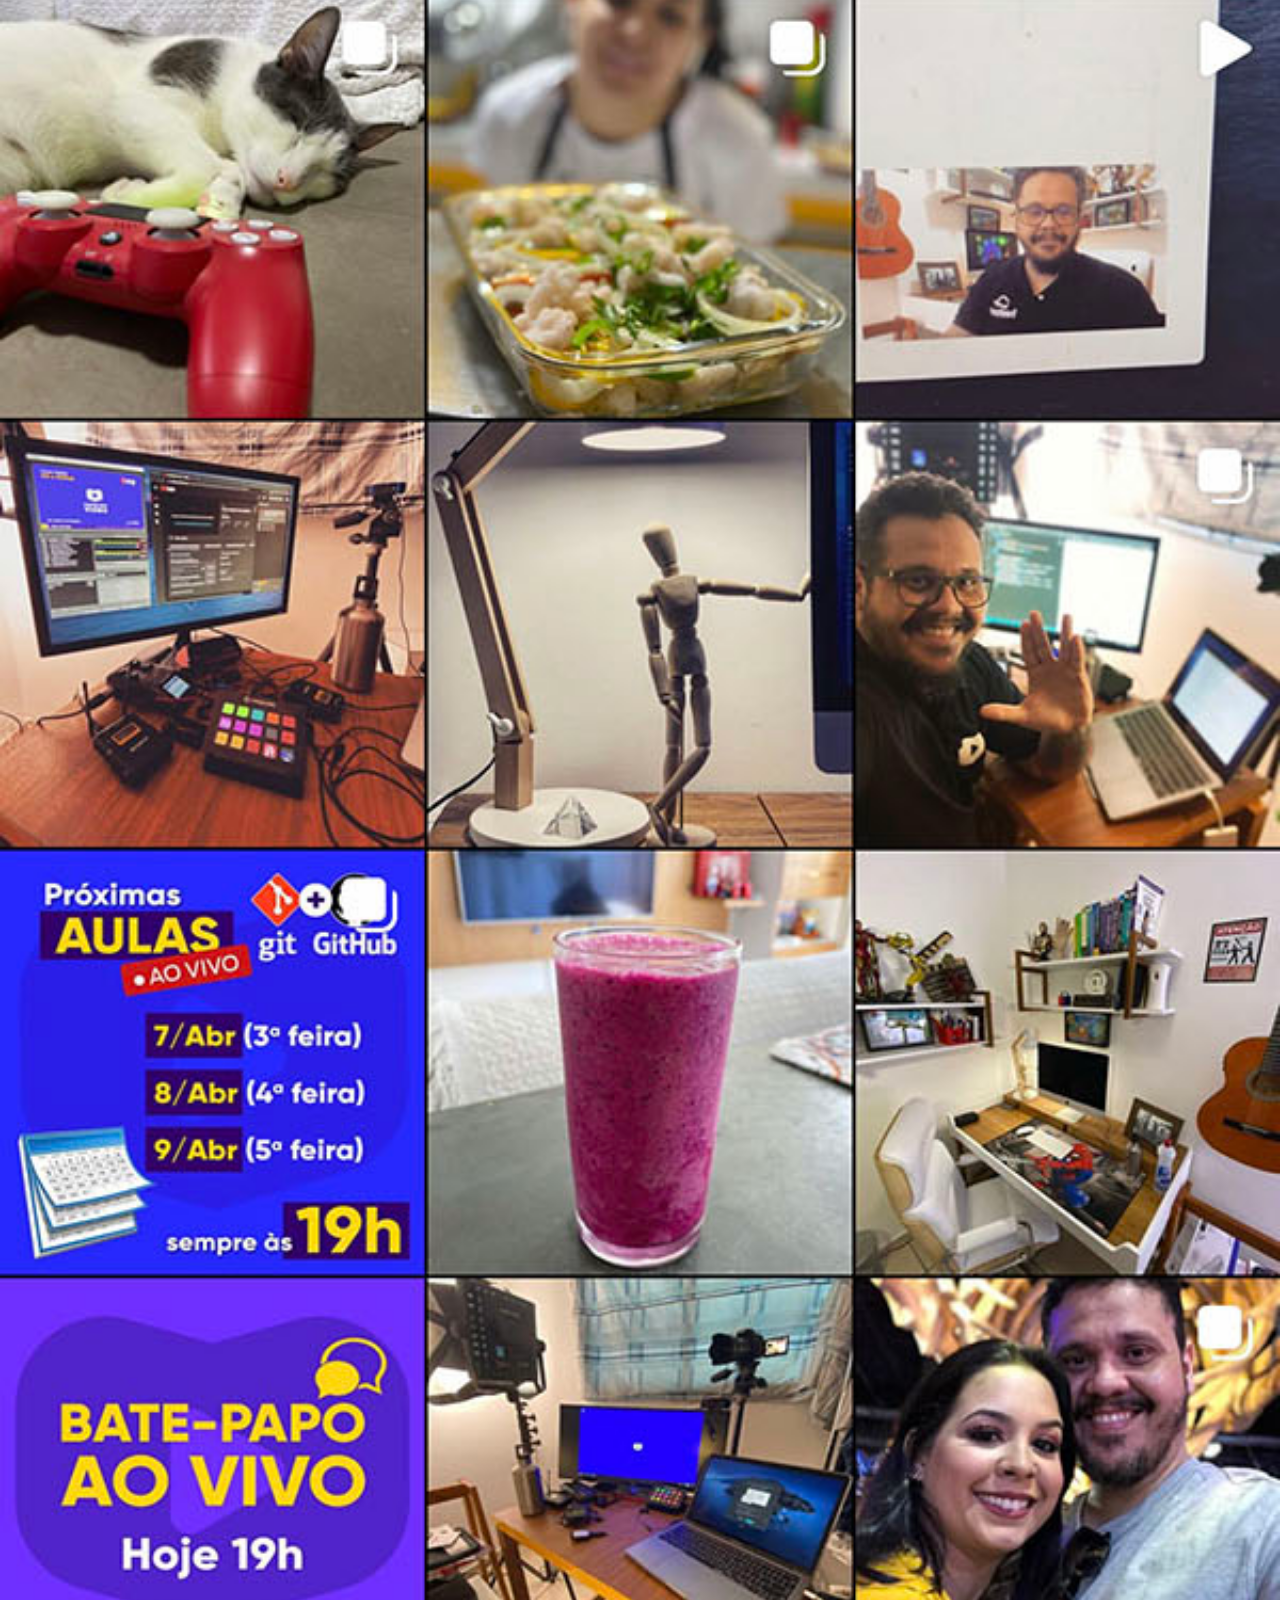
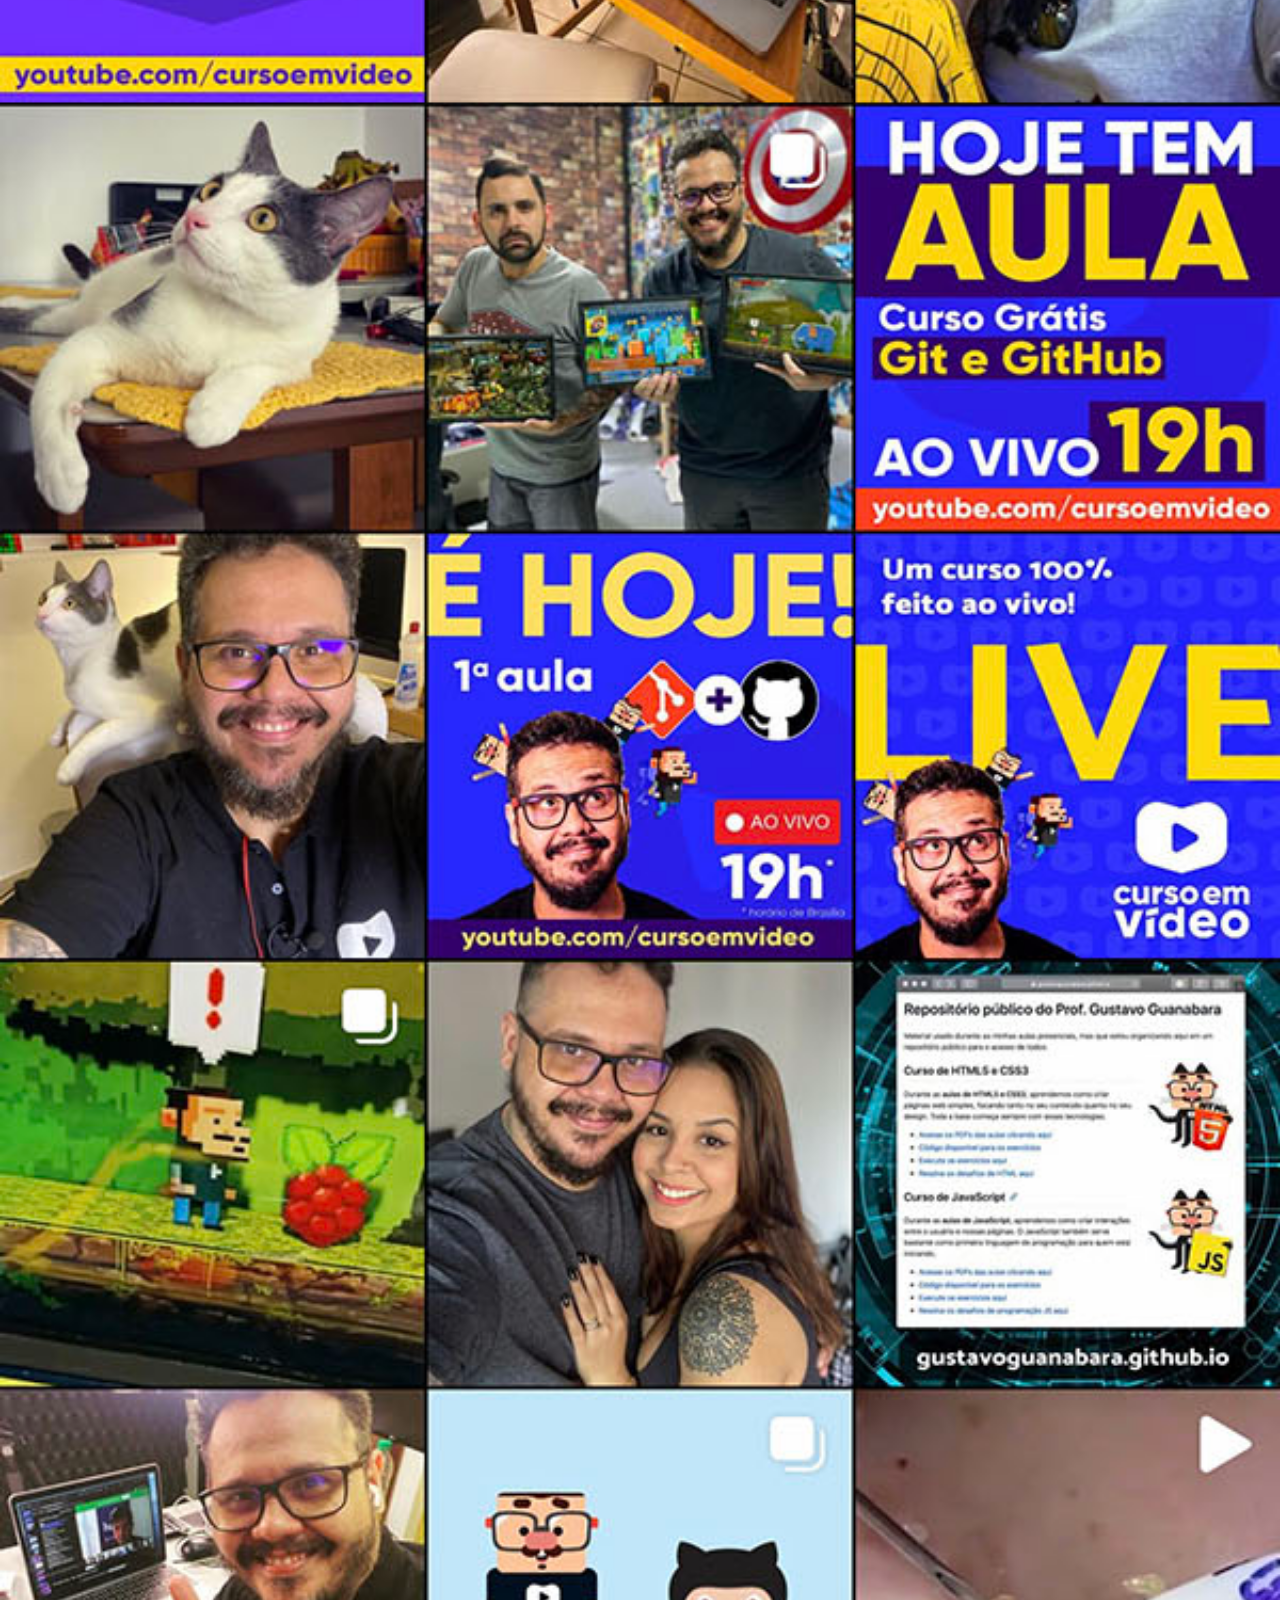
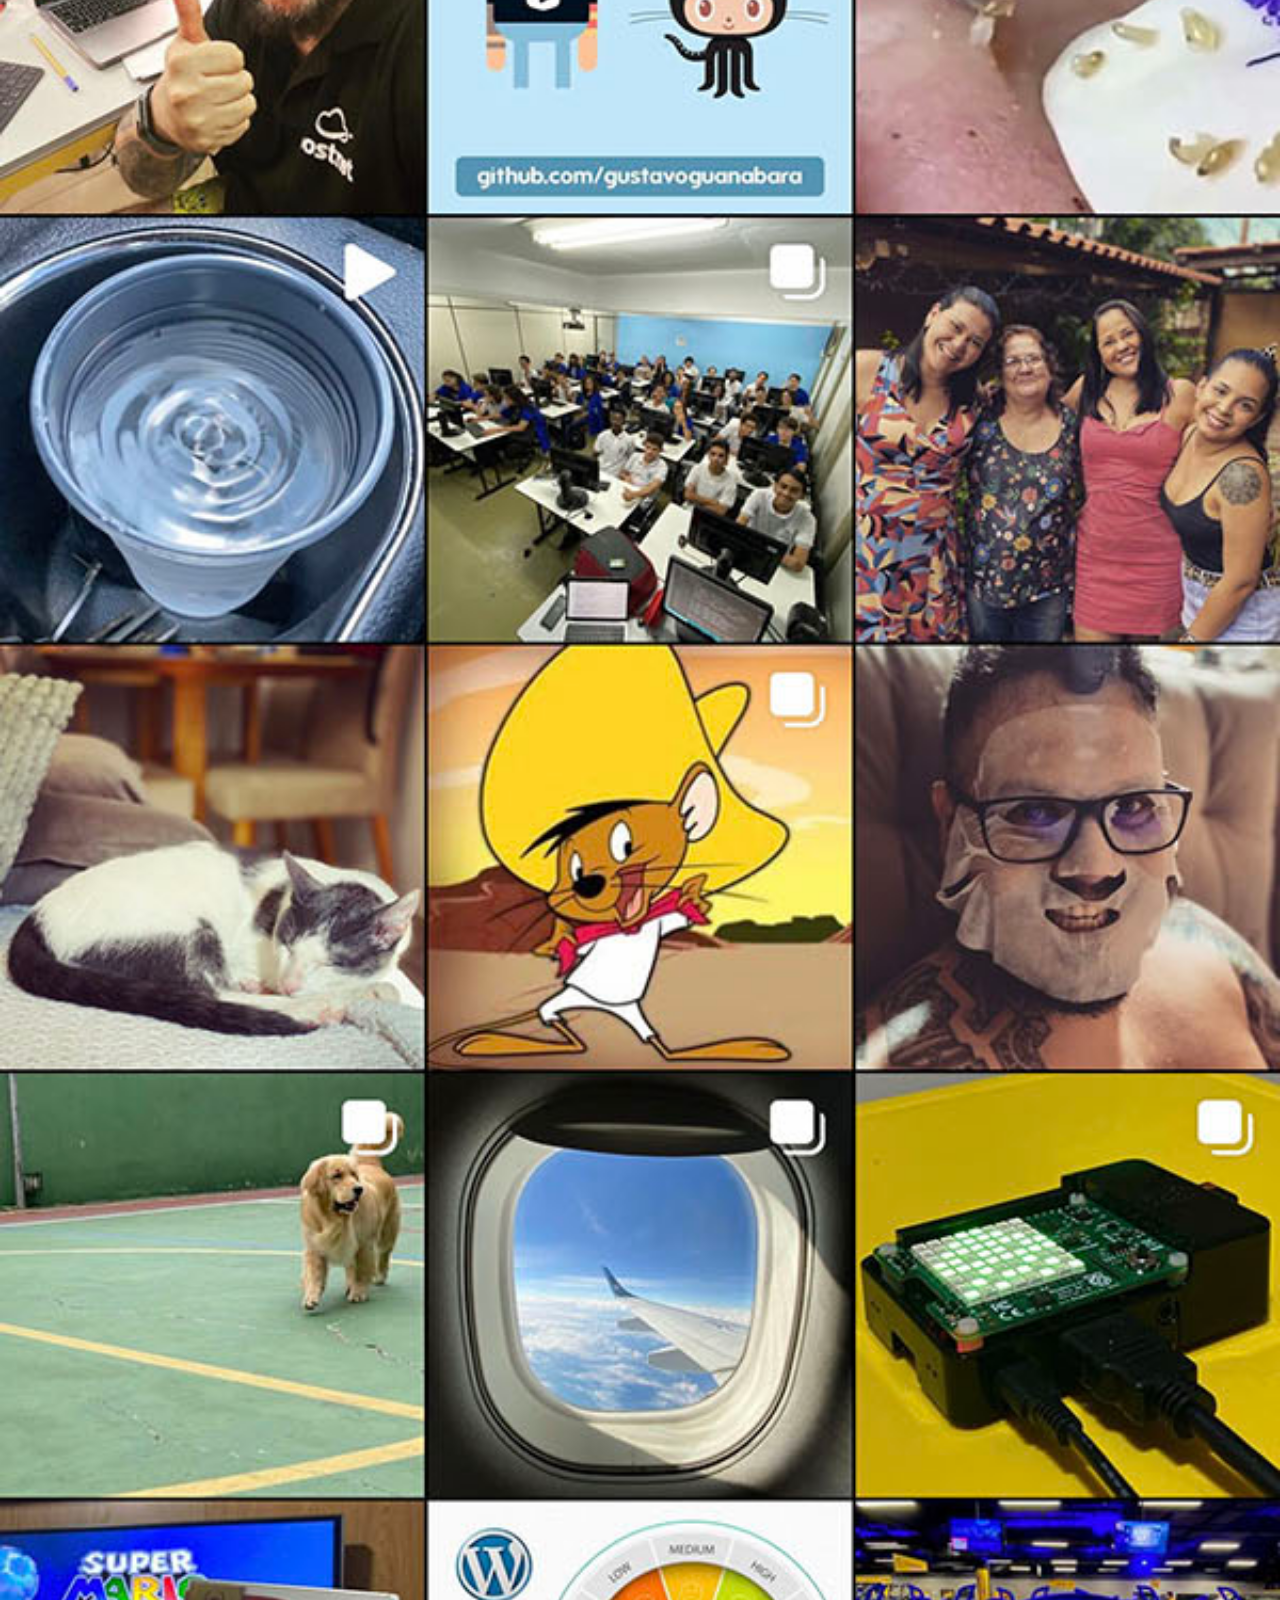
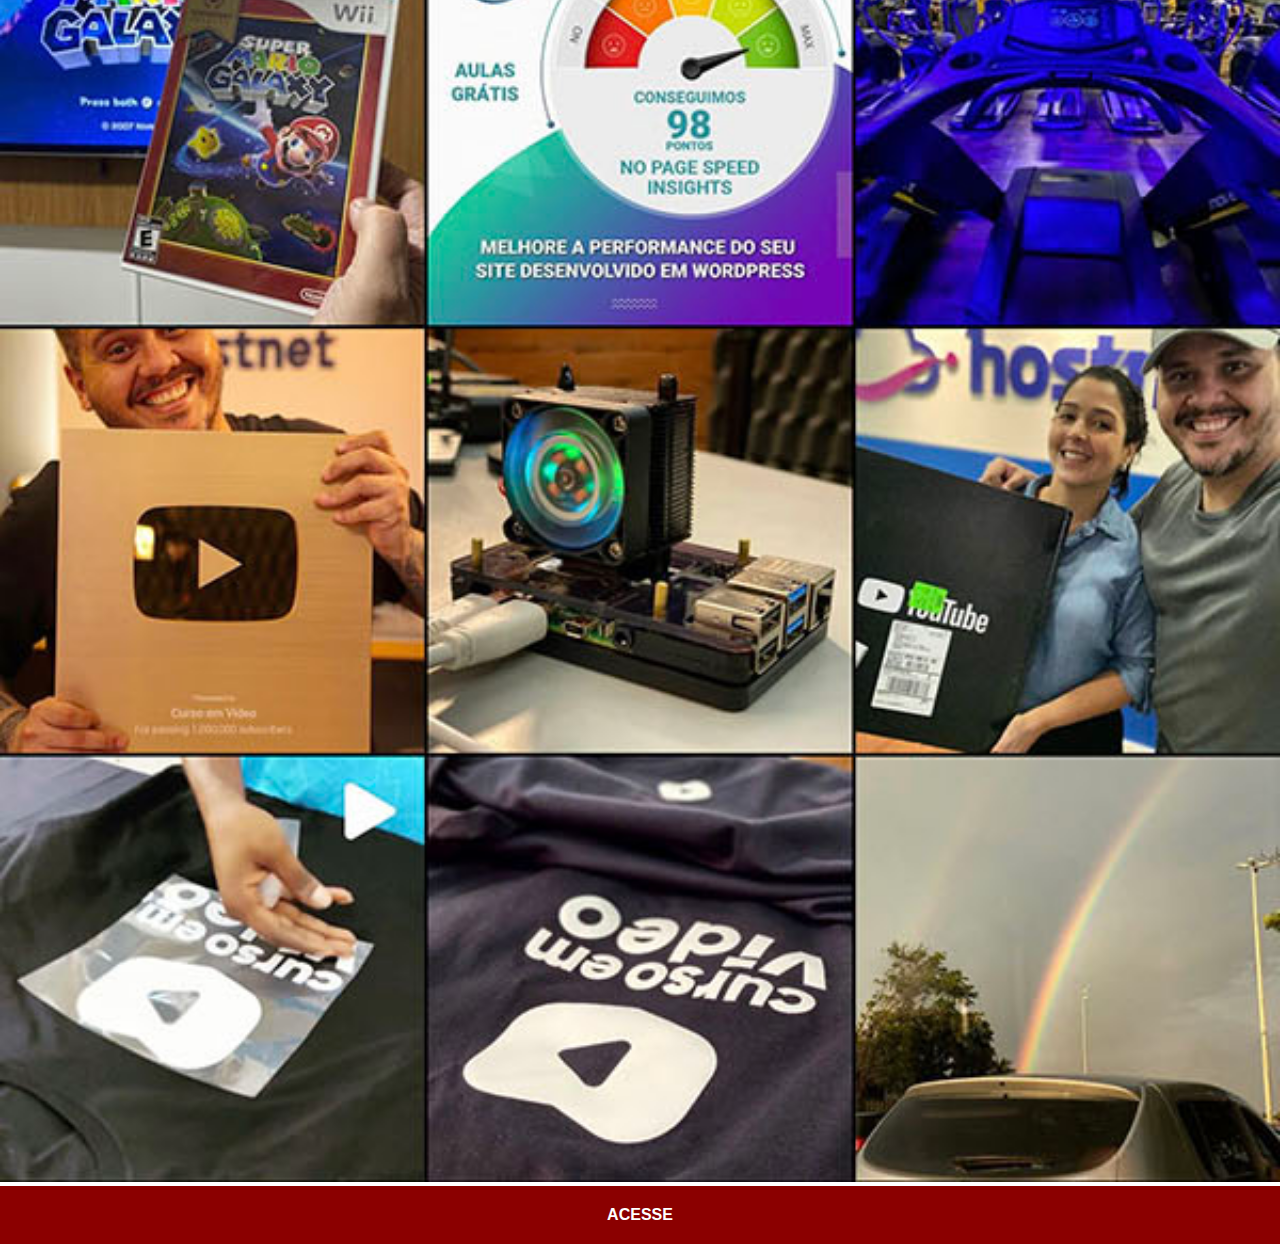
<file: instagram.html>
<!DOCTYPE html>
<html lang="pt-br">
<head>
    <meta charset="UTF-8">
    <meta name="viewport" content="width=device-width, initial-scale=1.0">
    <title>Instagram</title>
    <link rel="stylesheet" href="estilos/social.css">
</head>
<body>
    <img src="imagens/tela-instagram.jpg" alt="Instagram">
    <a href="https://www.instagram.com/gustavoguanabara/" target="_blank">ACESSE</a>
</body>
</html>
</file>
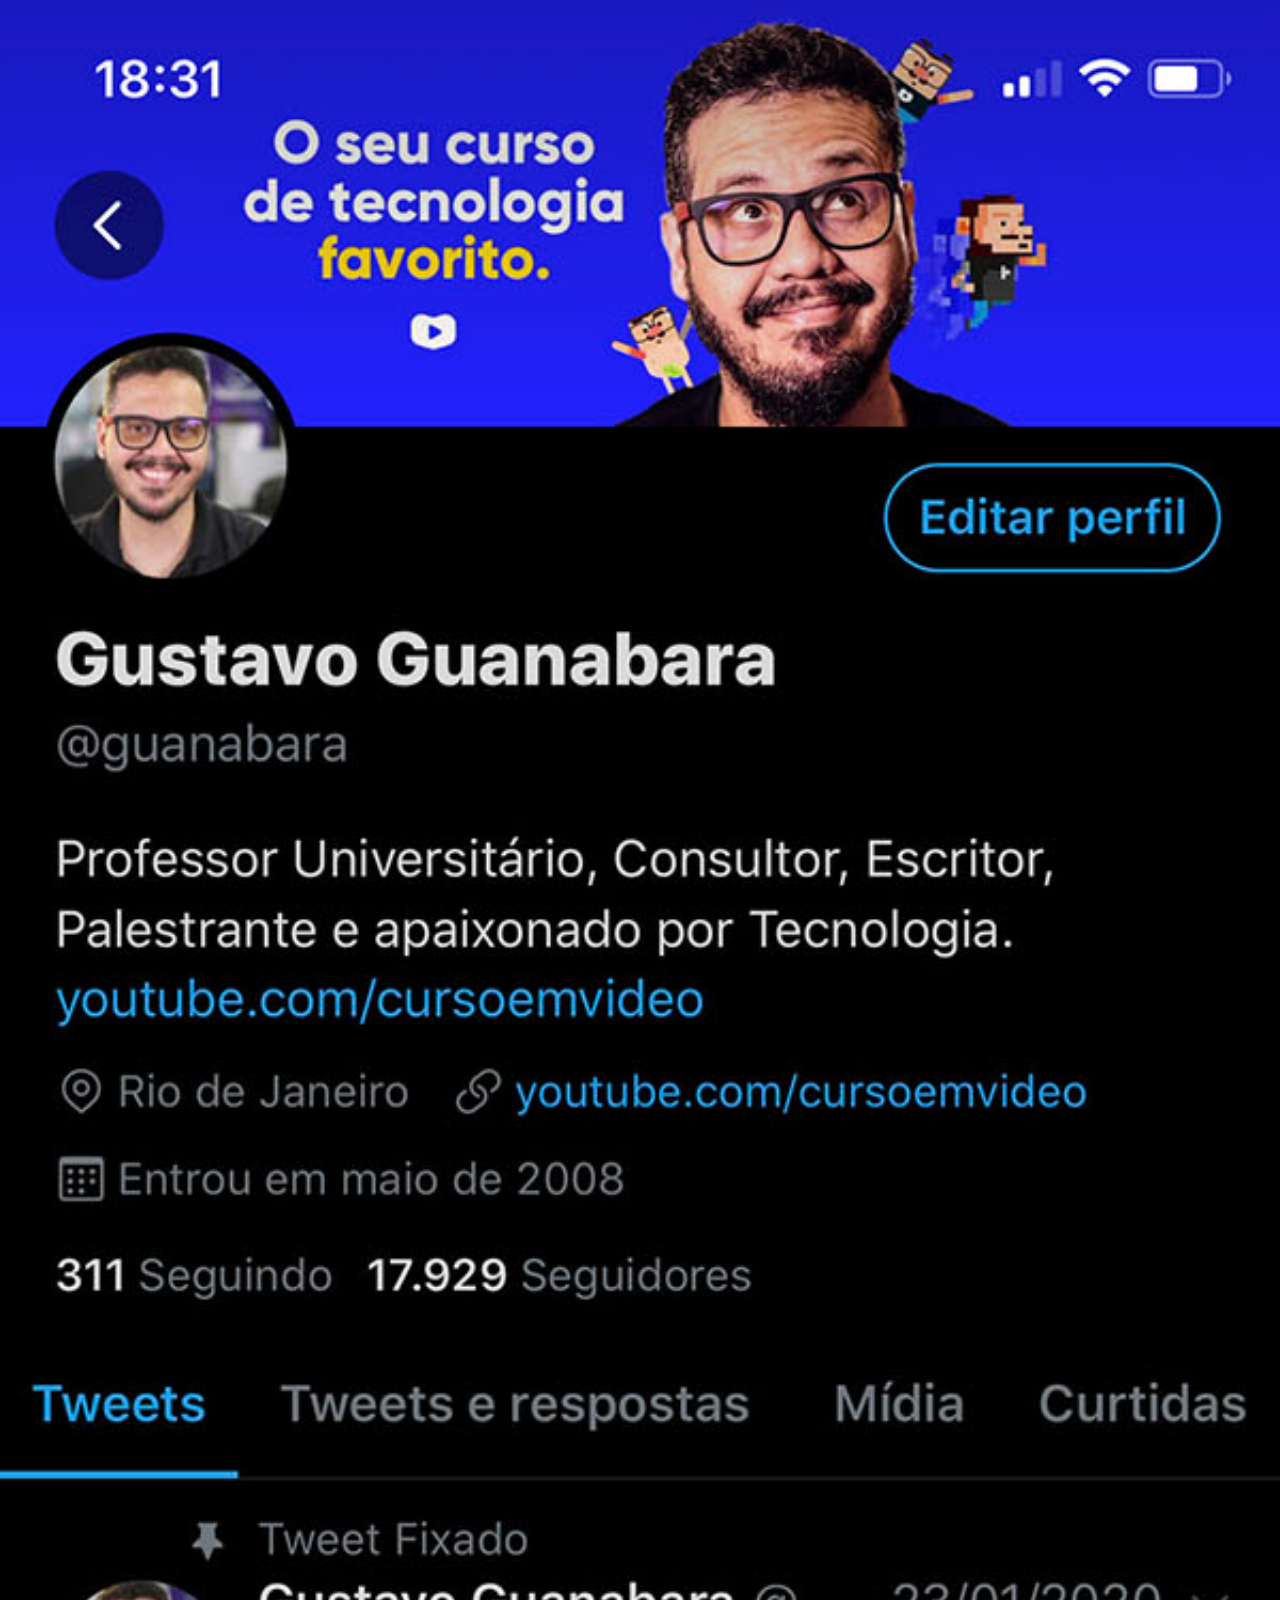
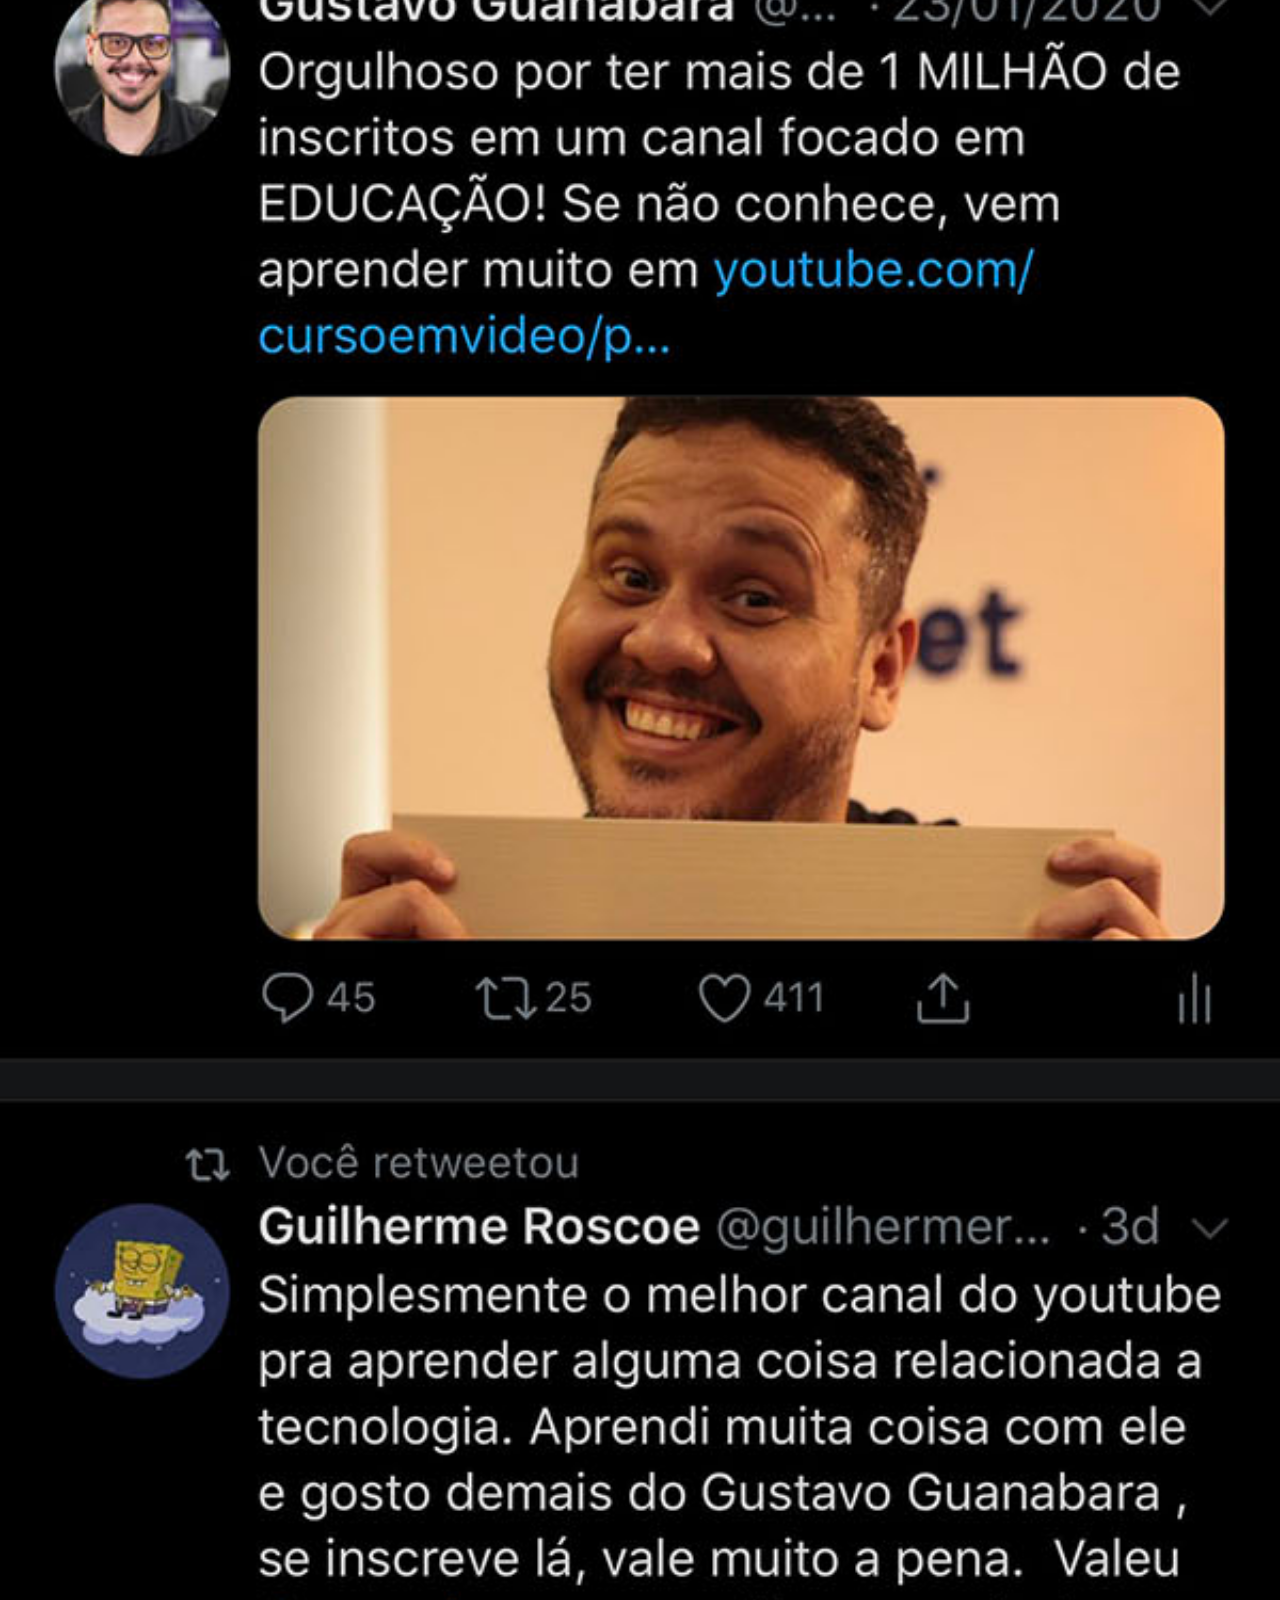
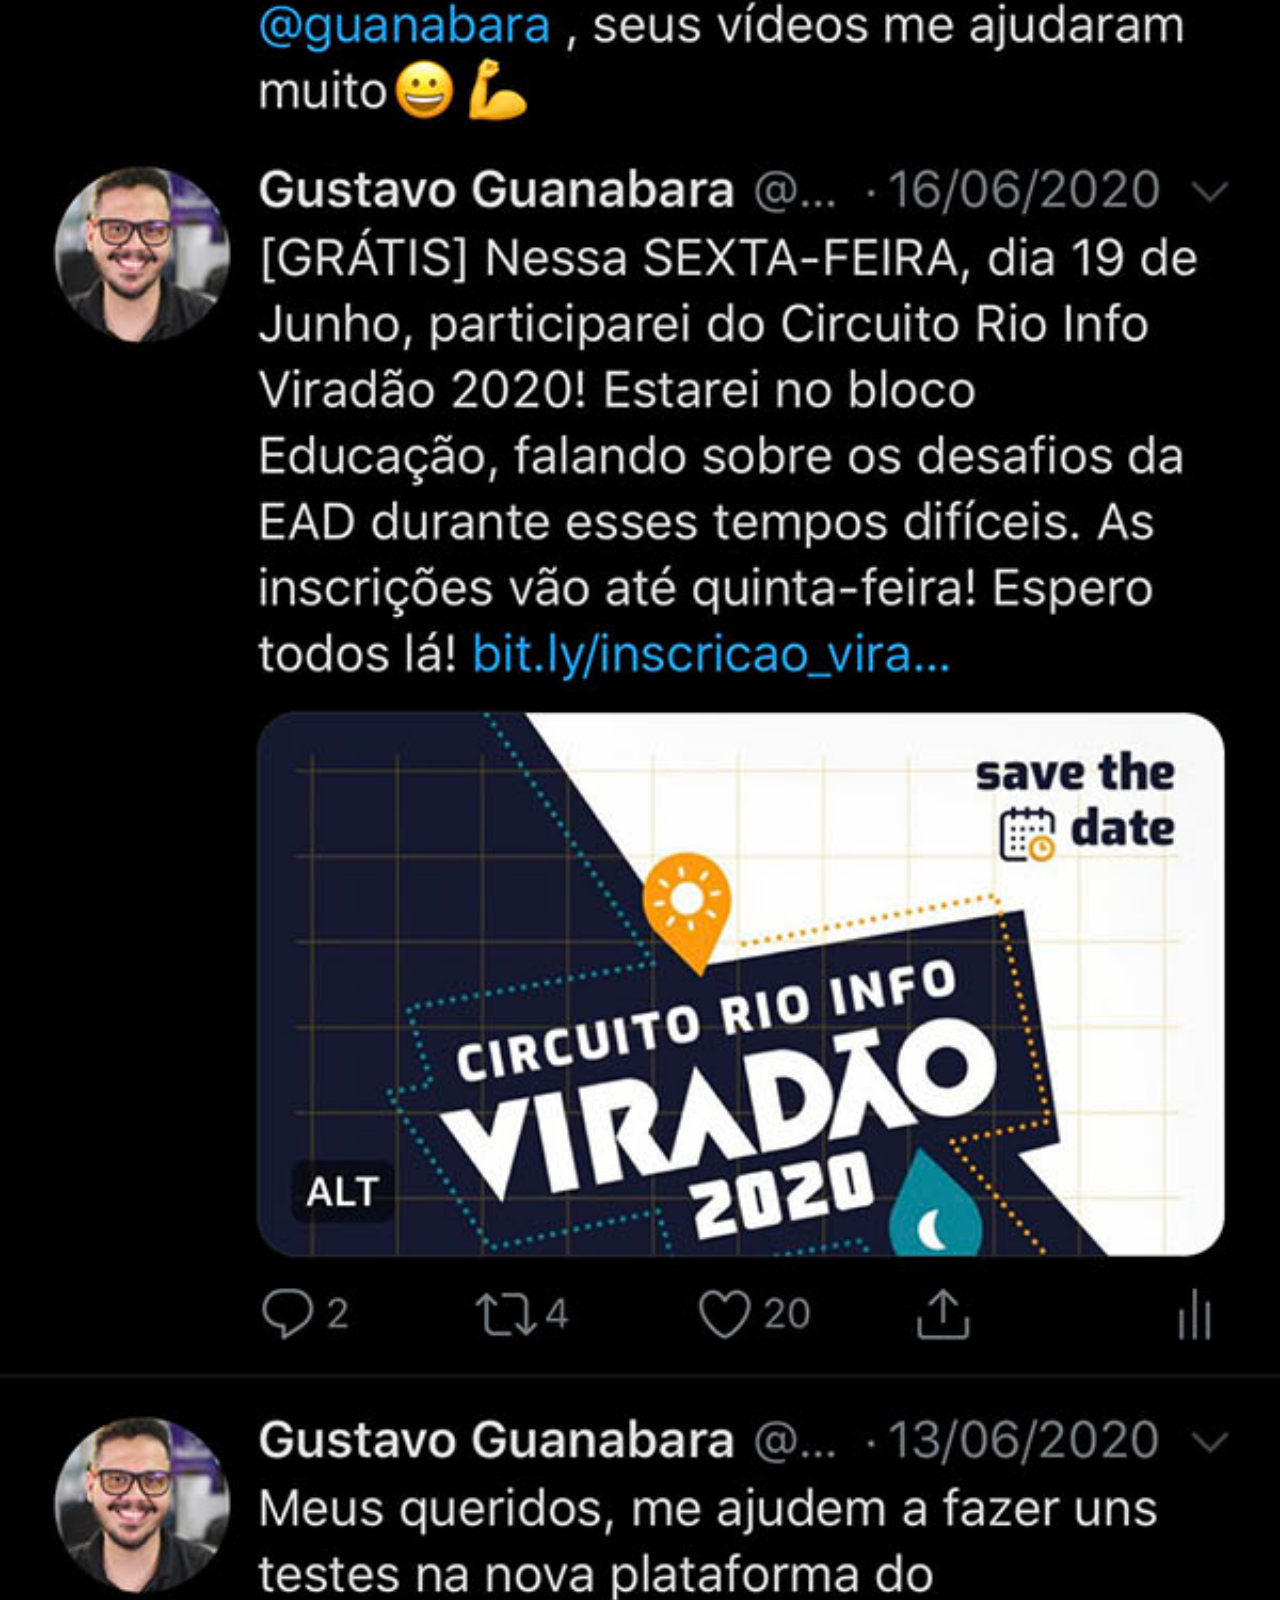
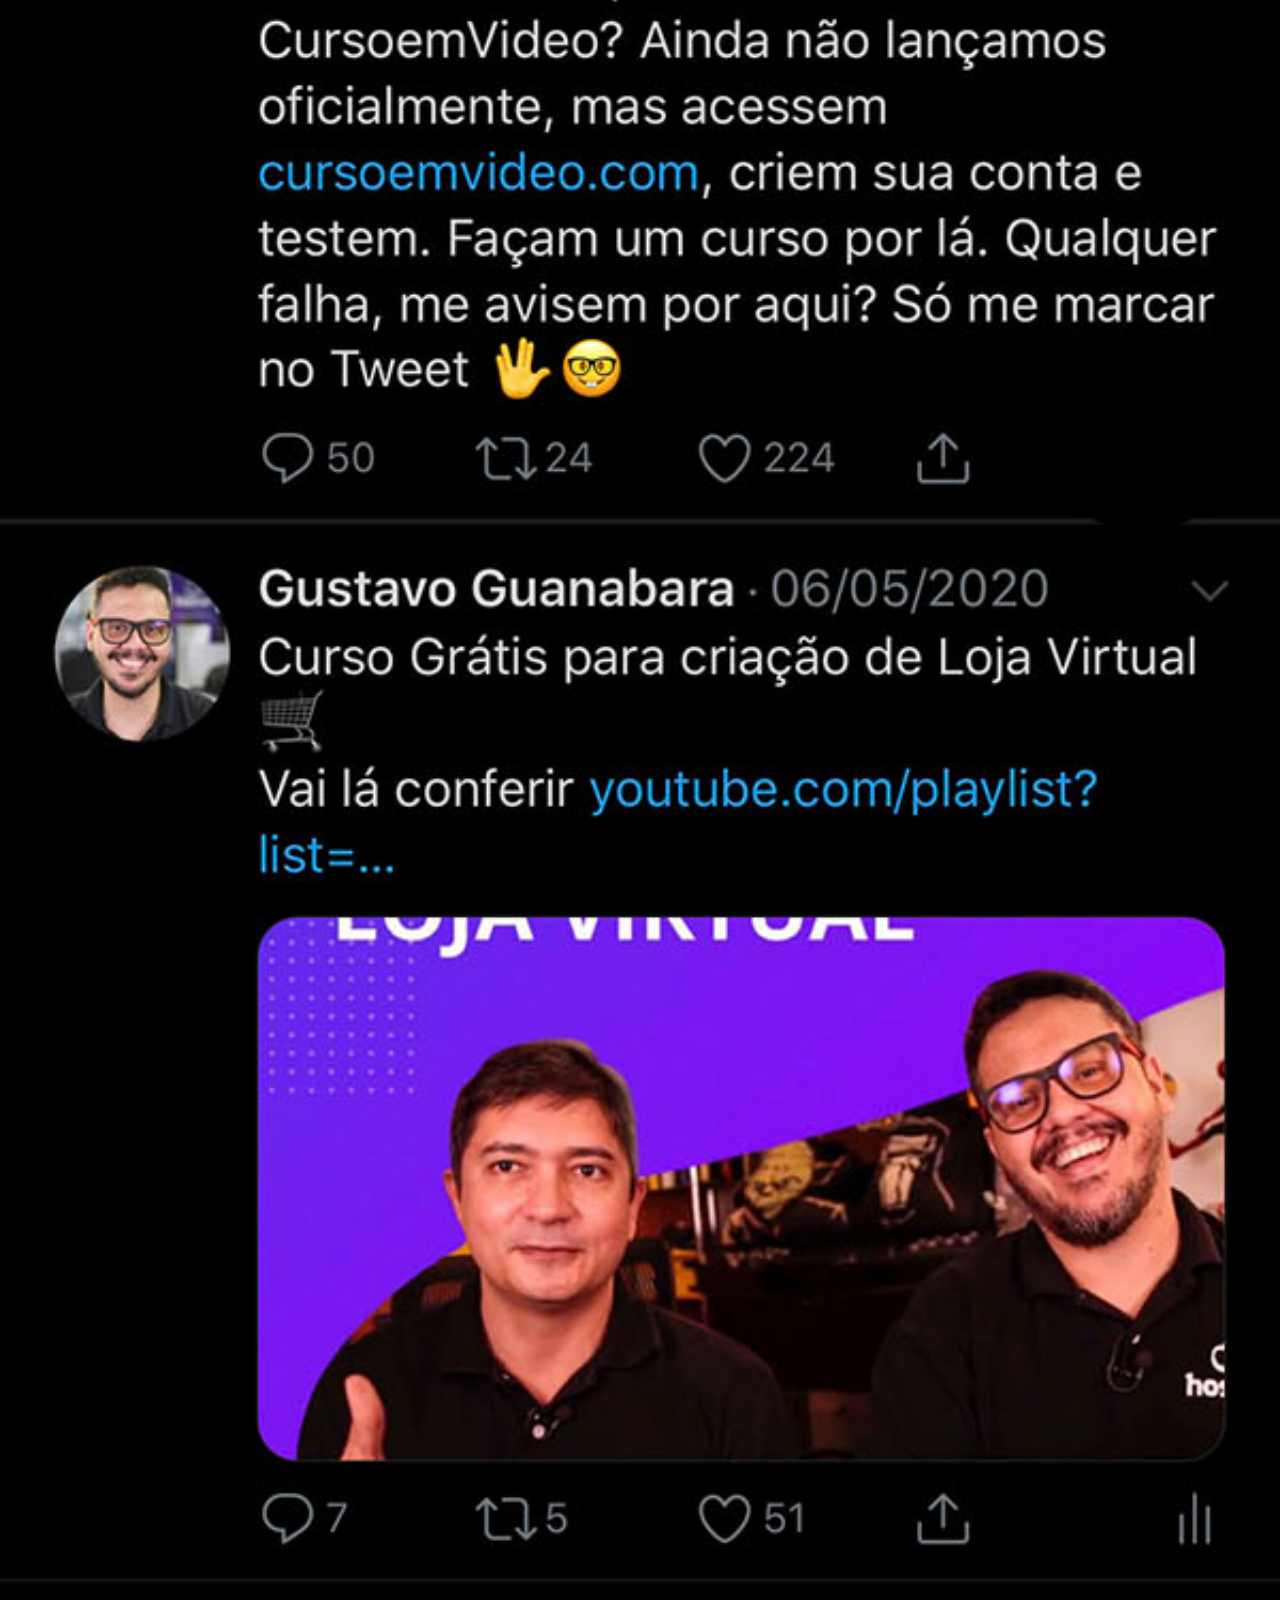
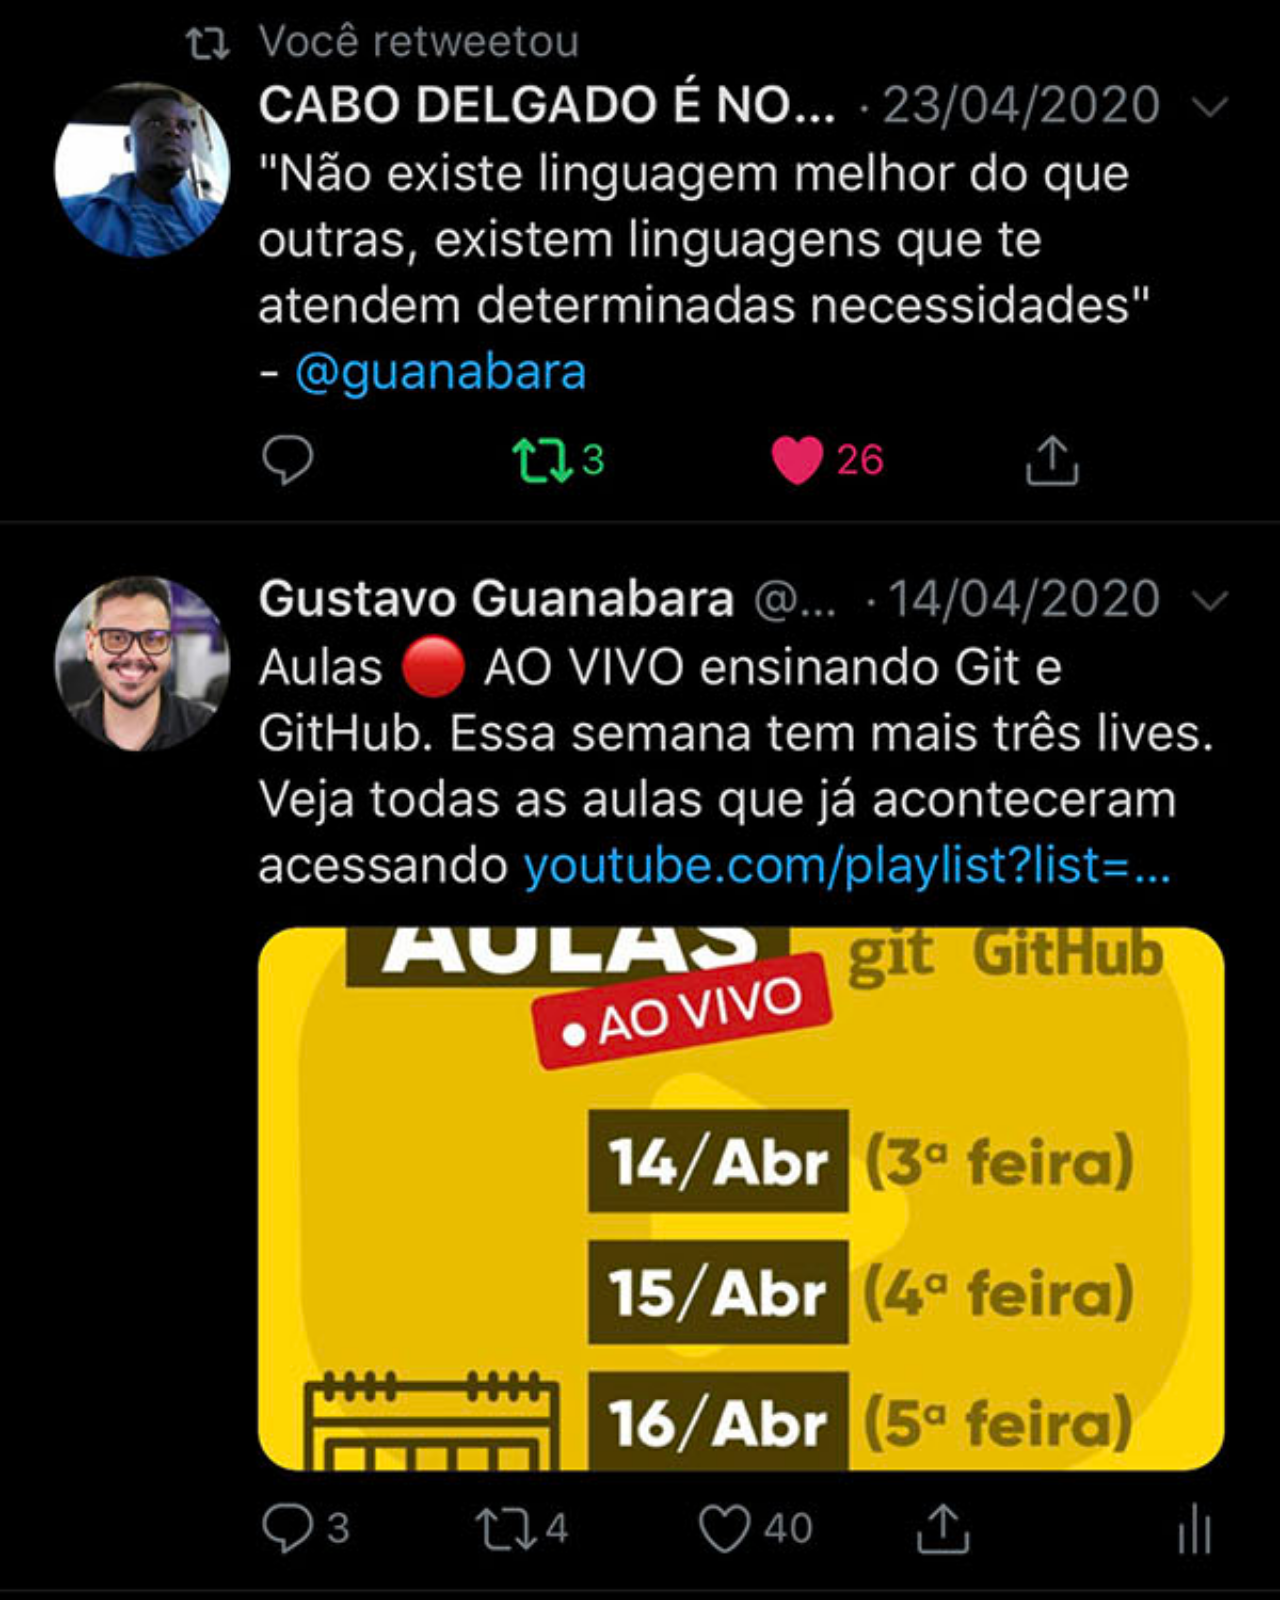
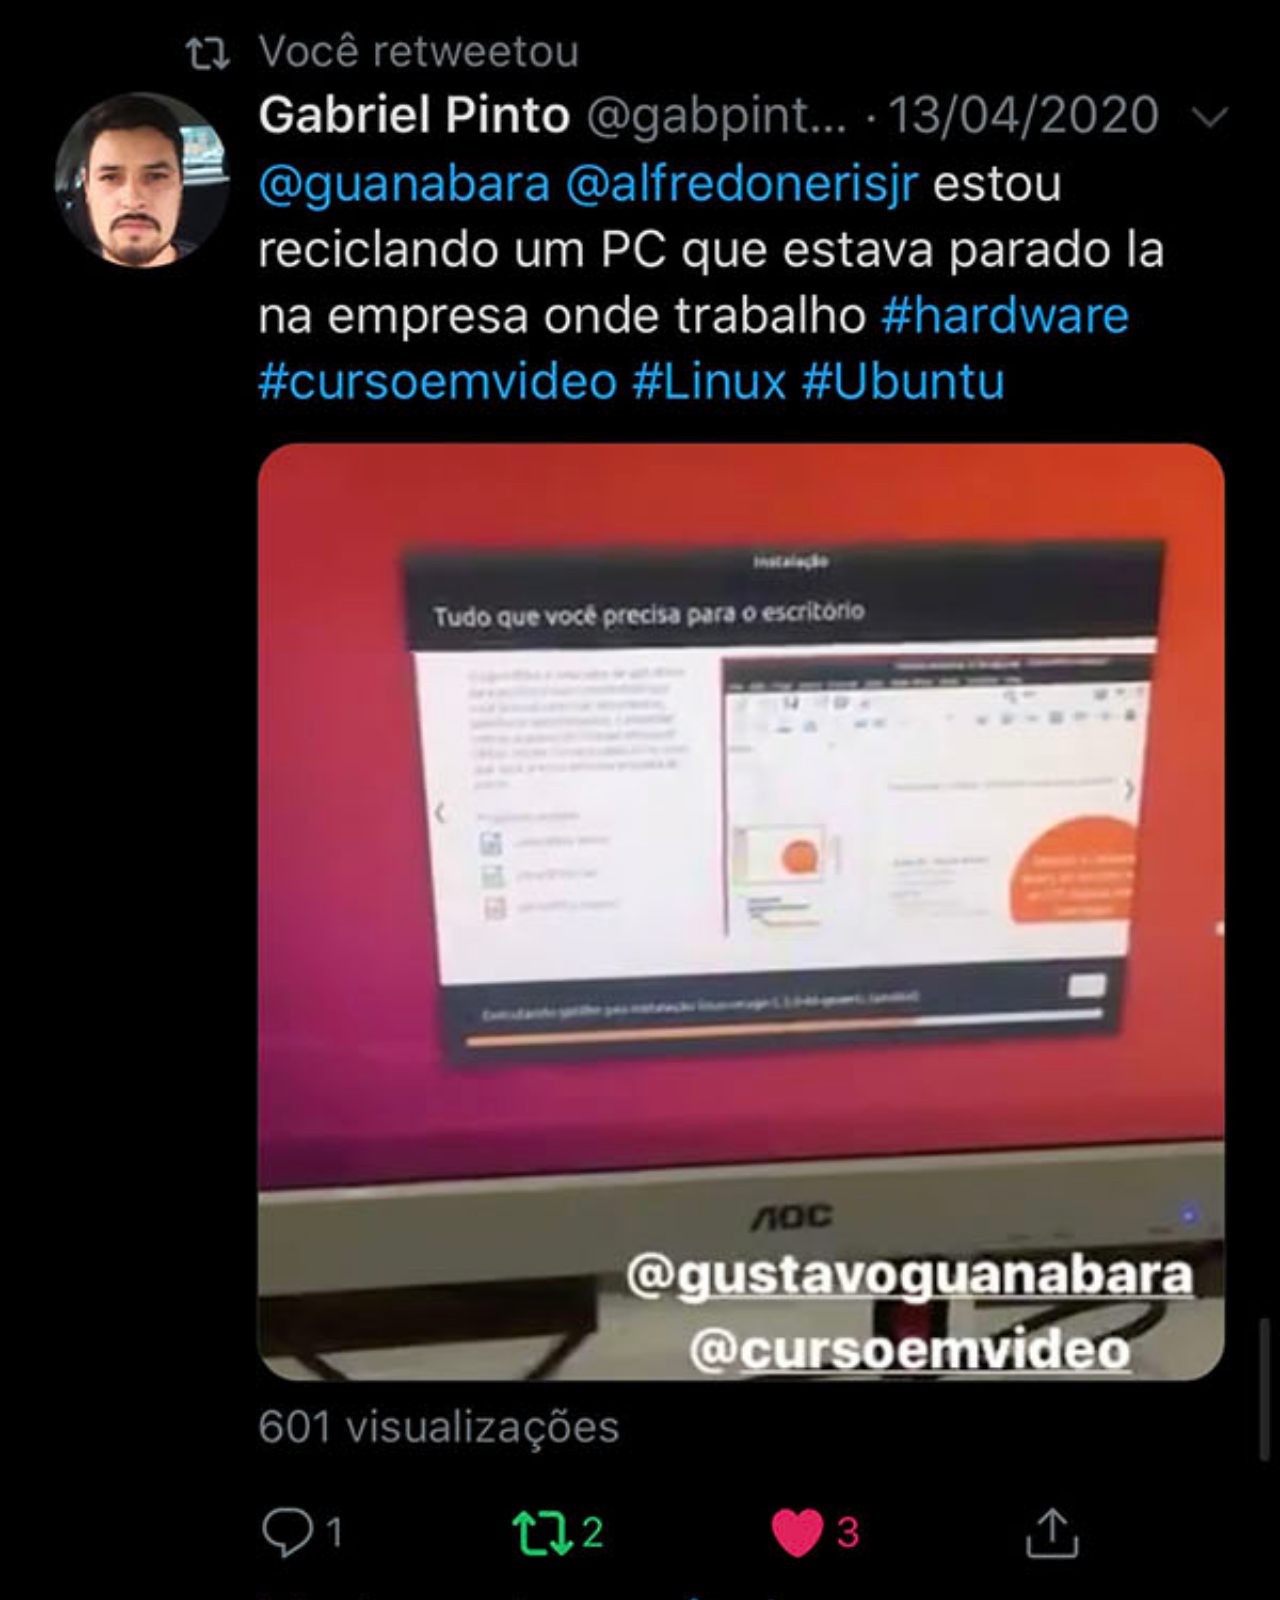
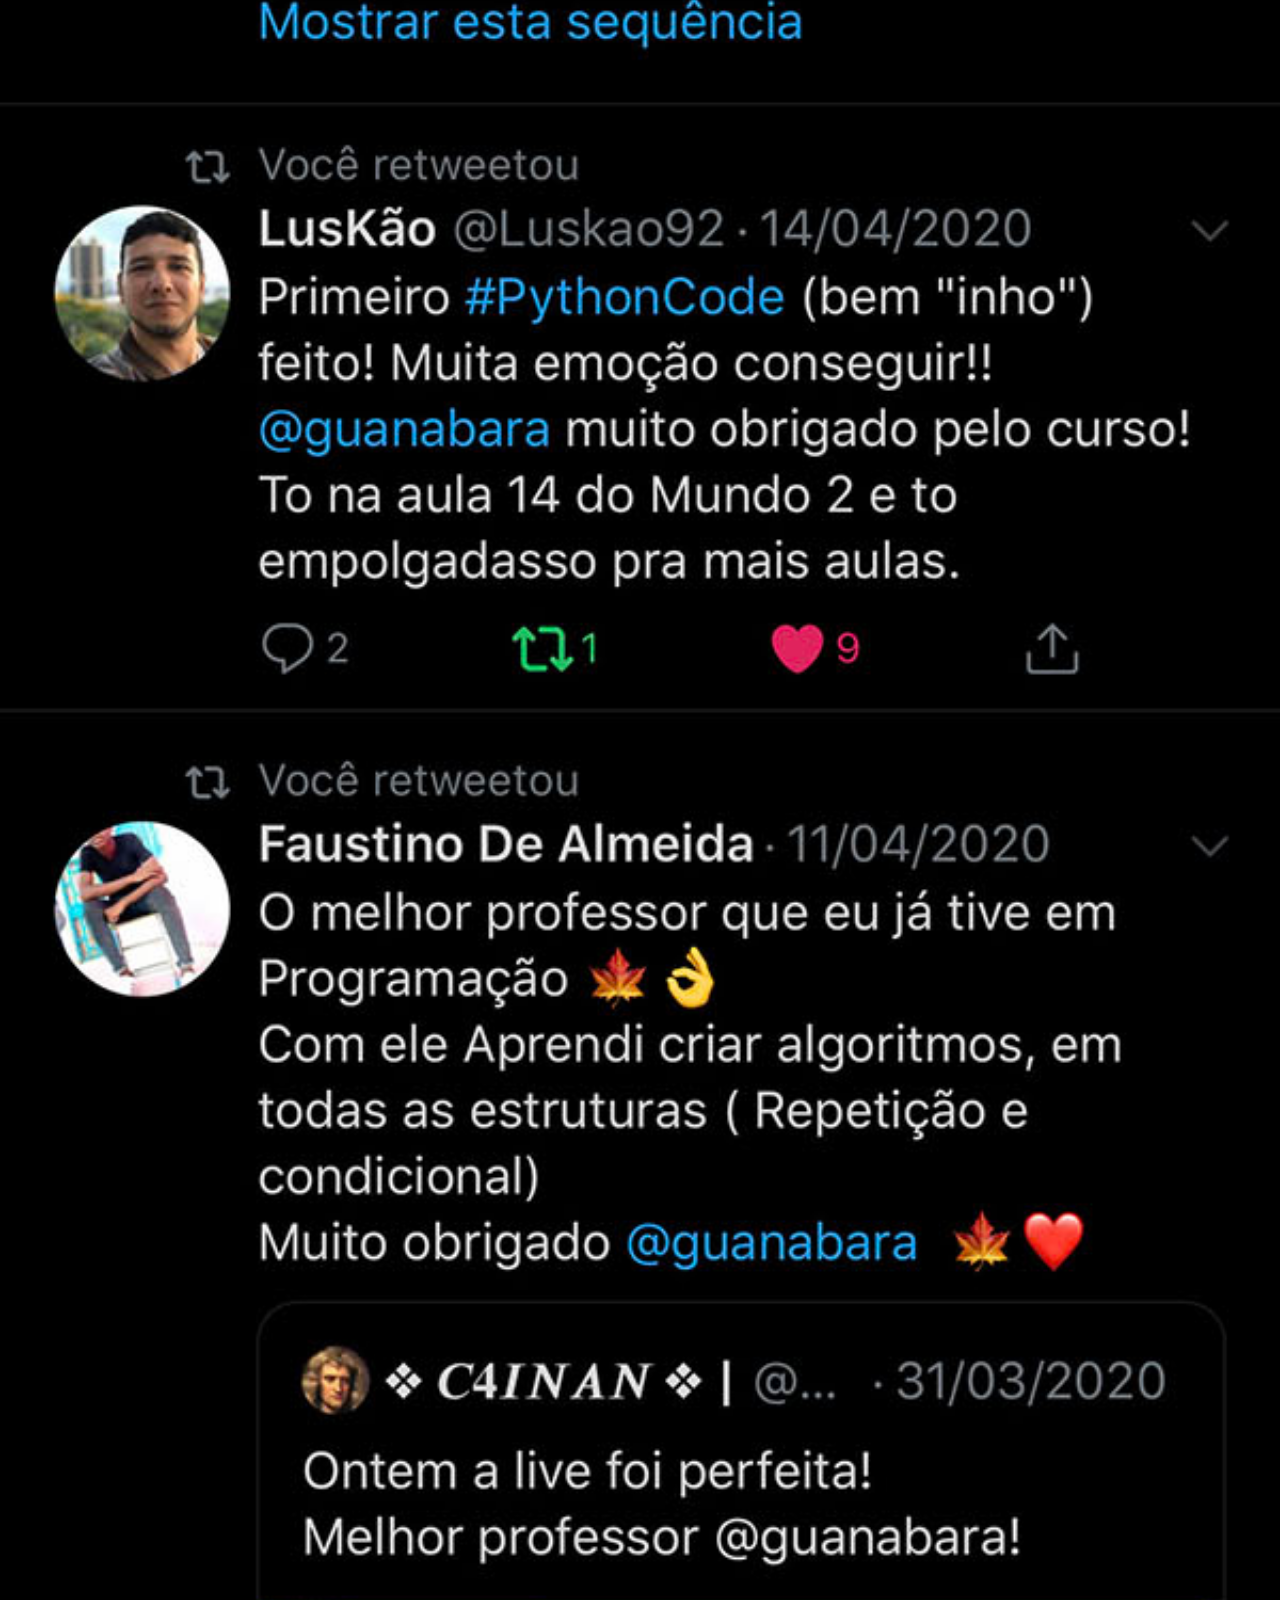
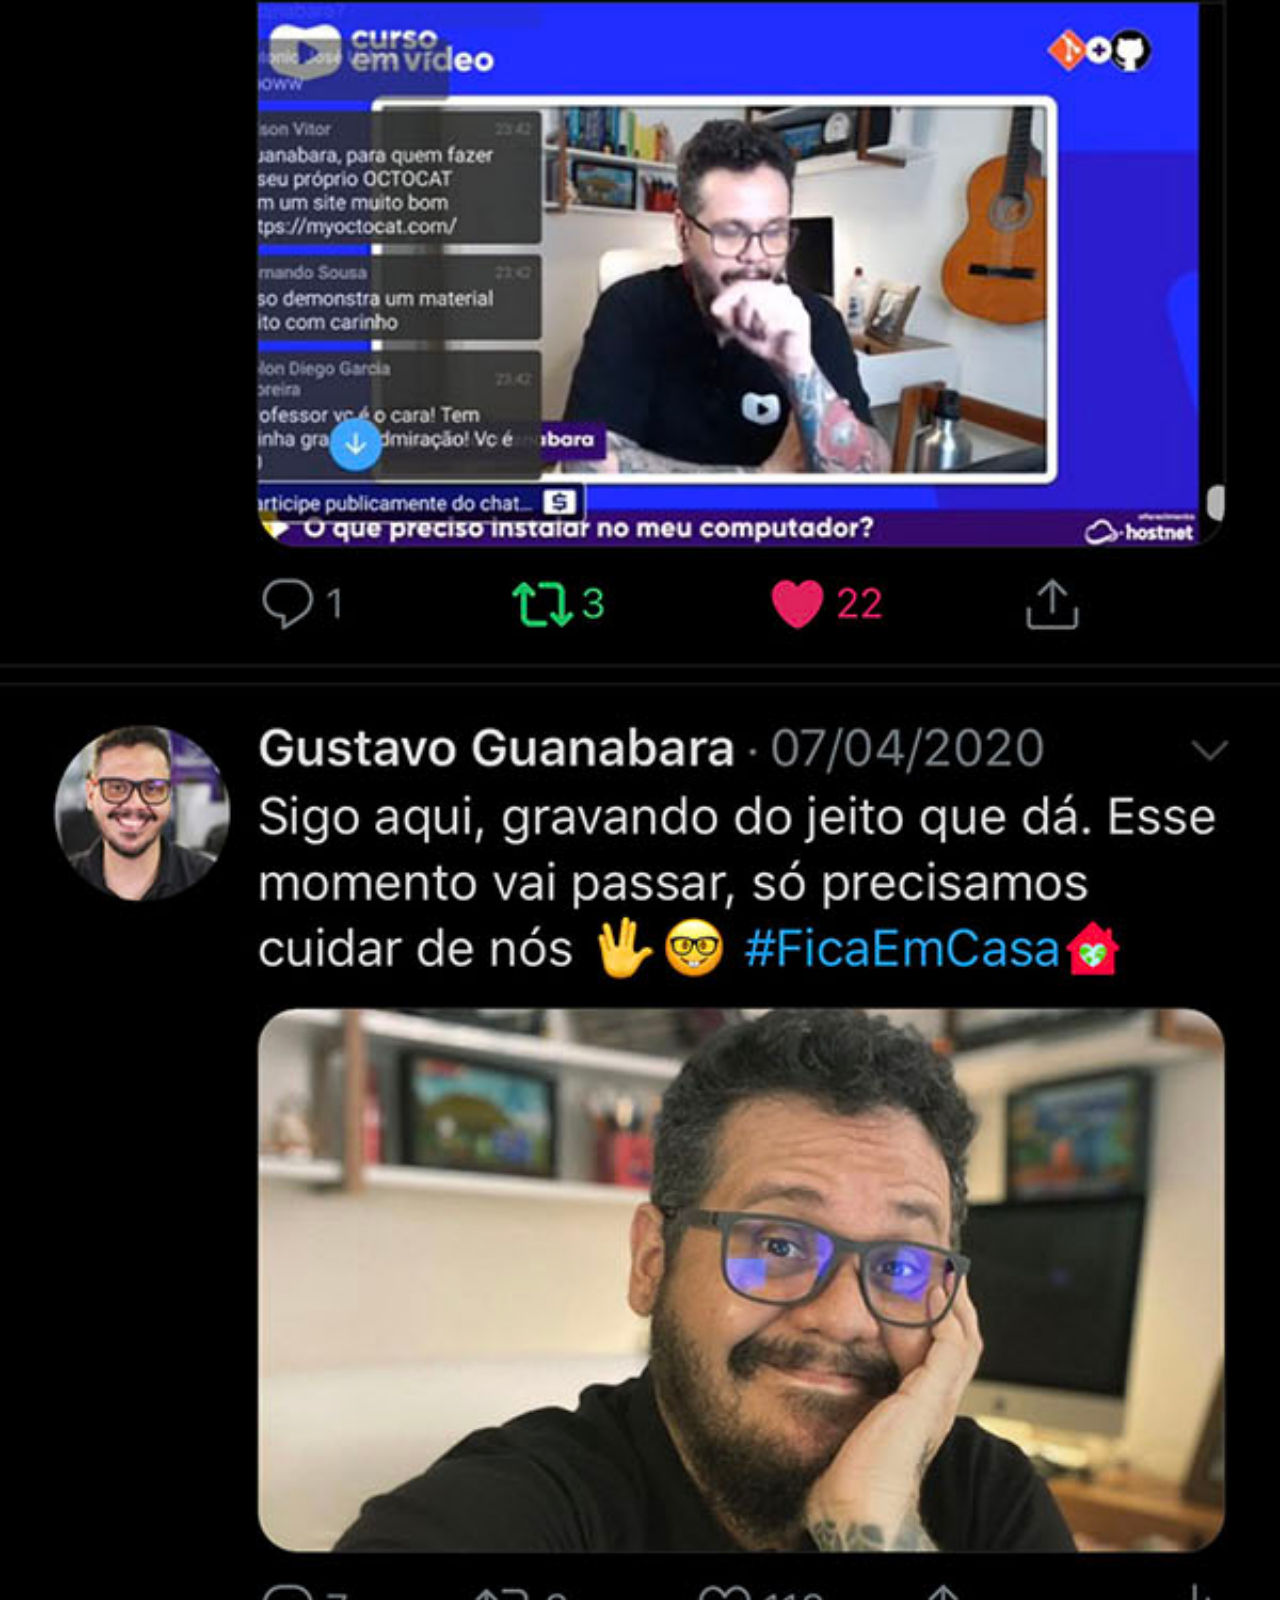
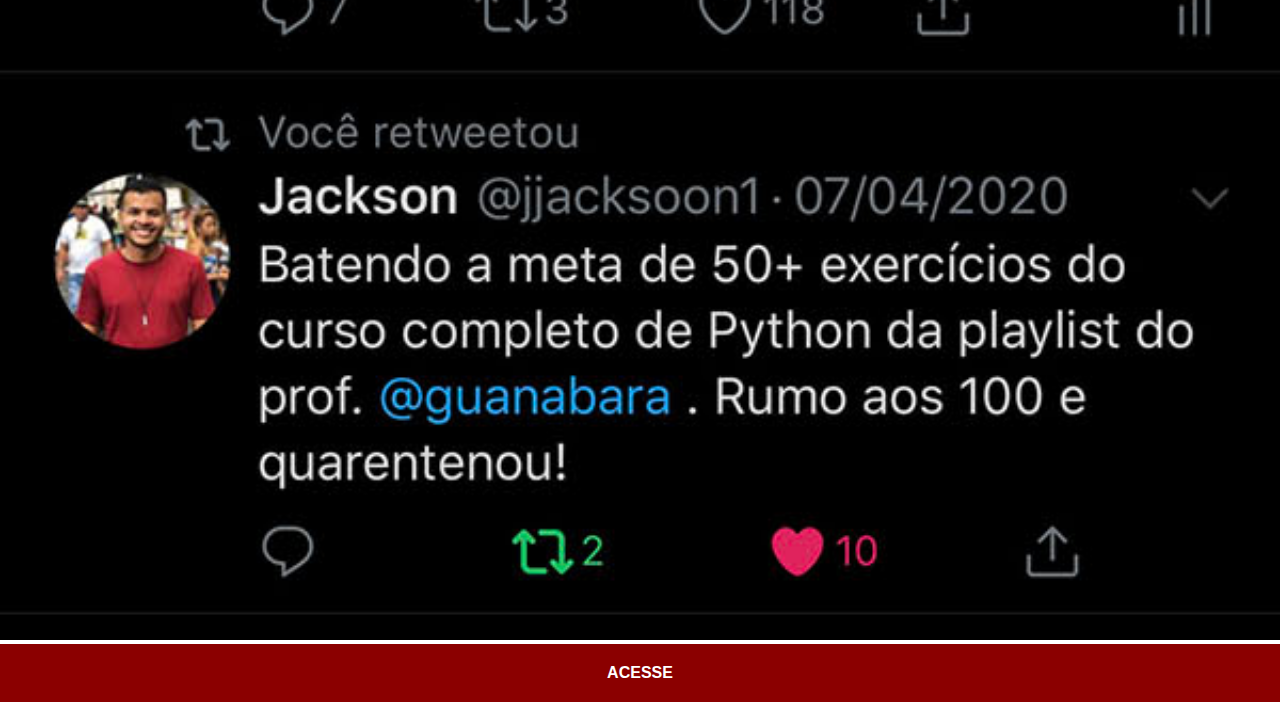
<file: twitter.html>
<!DOCTYPE html>
<html lang="pt-br">
<head>
    <meta charset="UTF-8">
    <meta name="viewport" content="width=device-width, initial-scale=1.0">
    <title>Twitter</title>
    <link rel="stylesheet" href="estilos/social.css">
</head>
<body>
    <img src="imagens/tela-twitter.jpg" alt="Twitter">
    <a href="https://www.twitter.com/guanabara/" target="_blank">ACESSE</a>
</body>
</html>
</file>
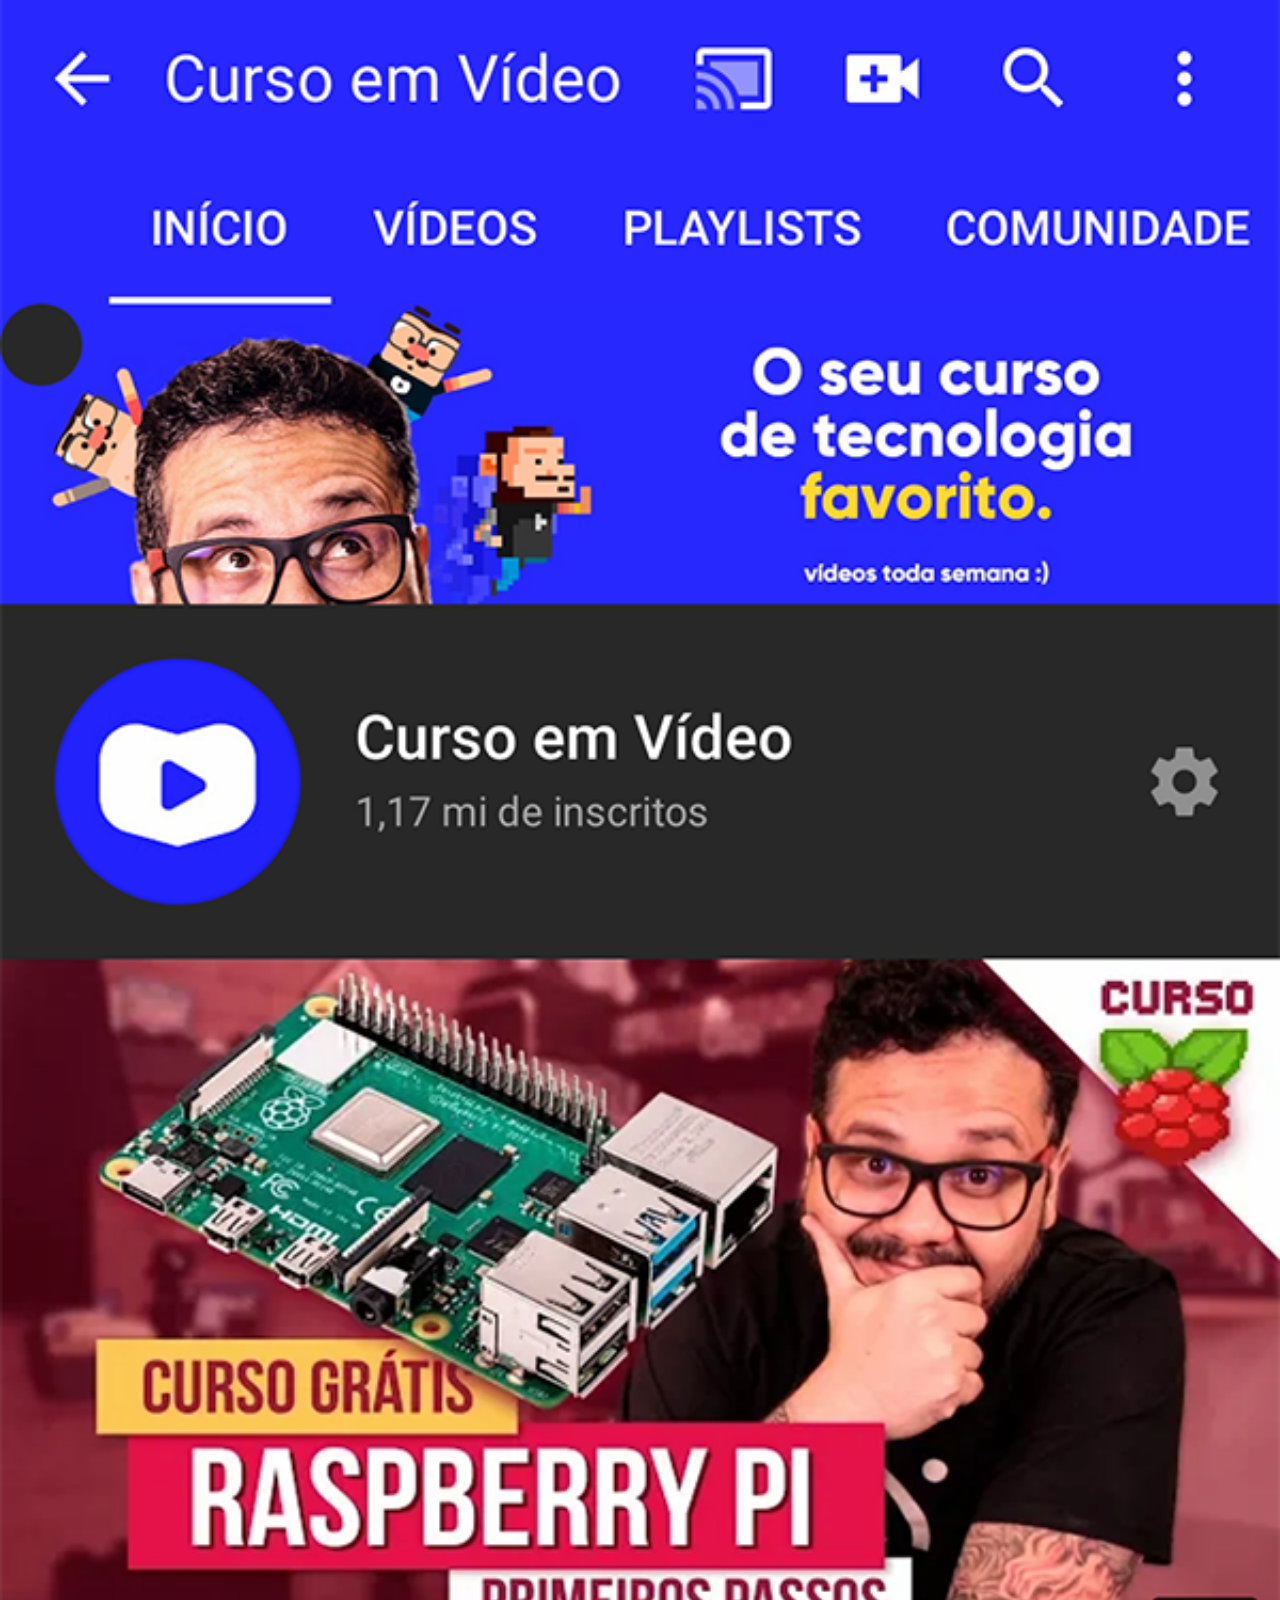
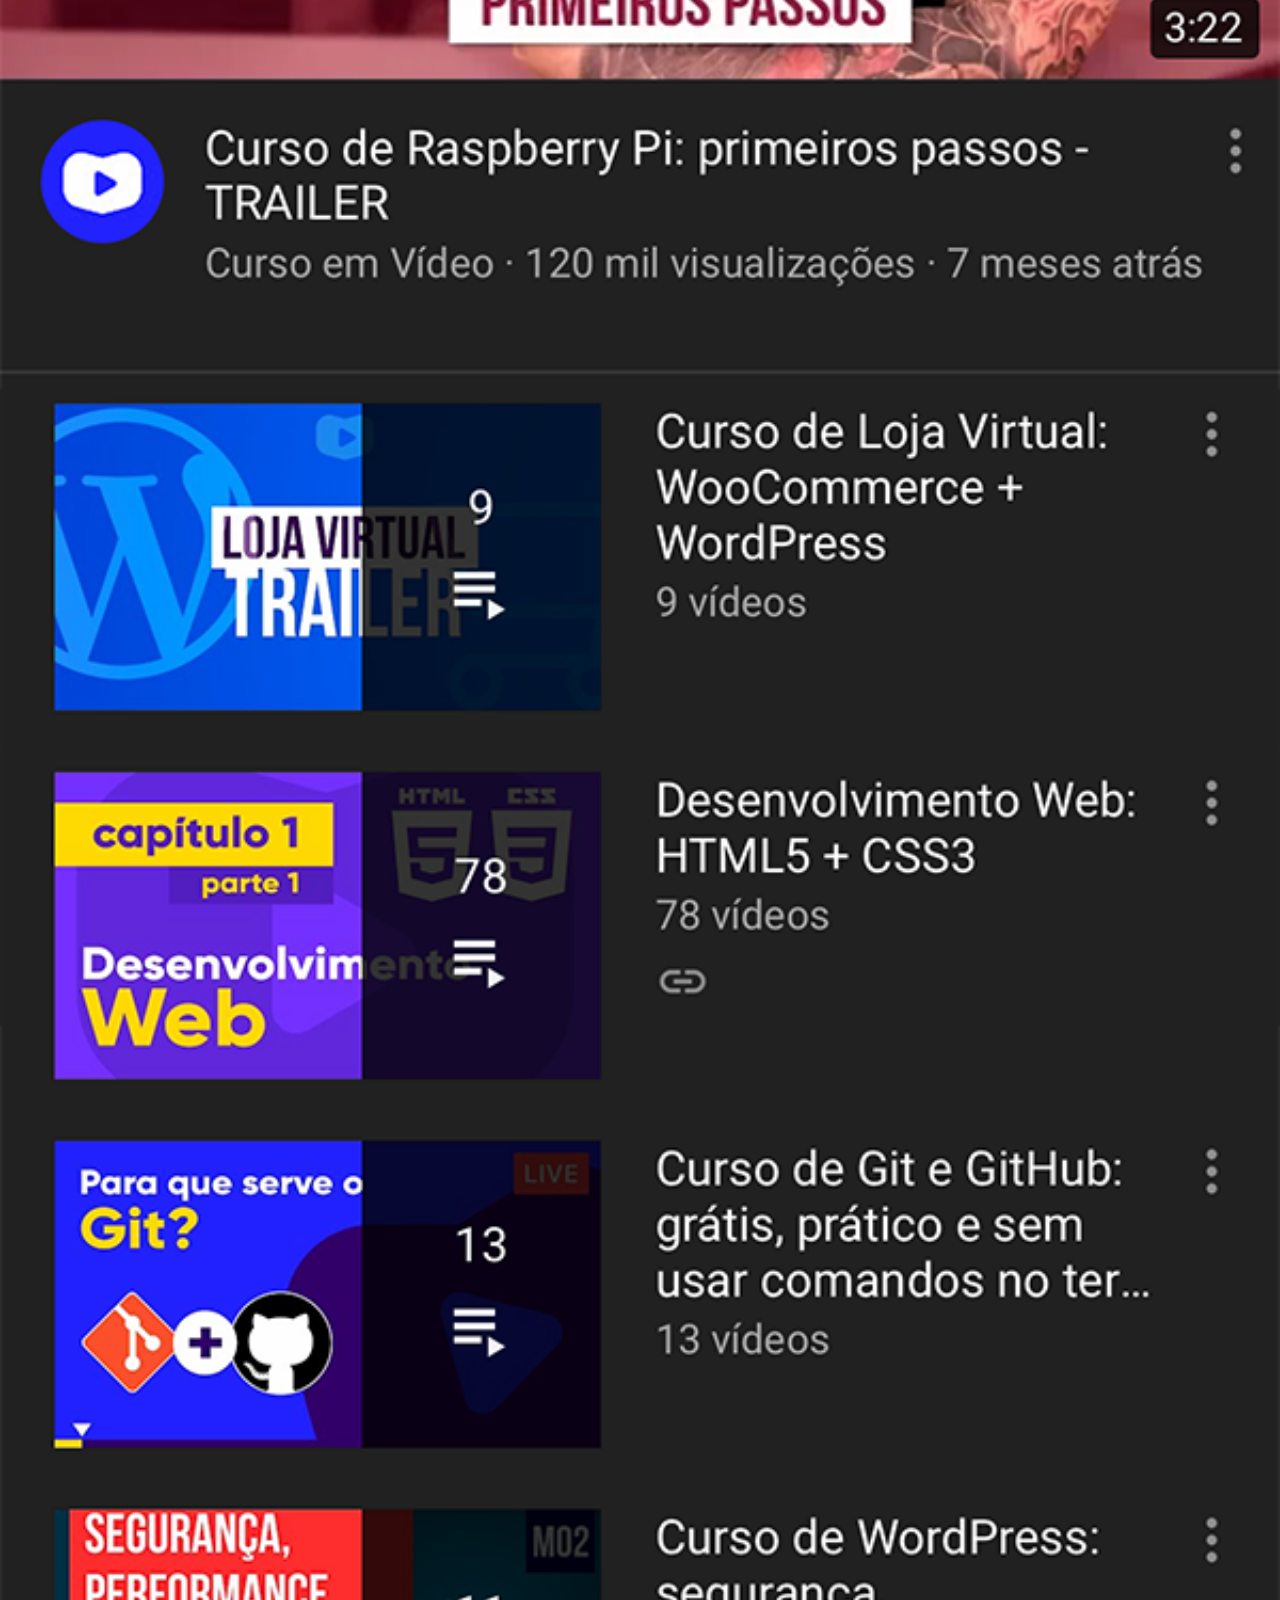
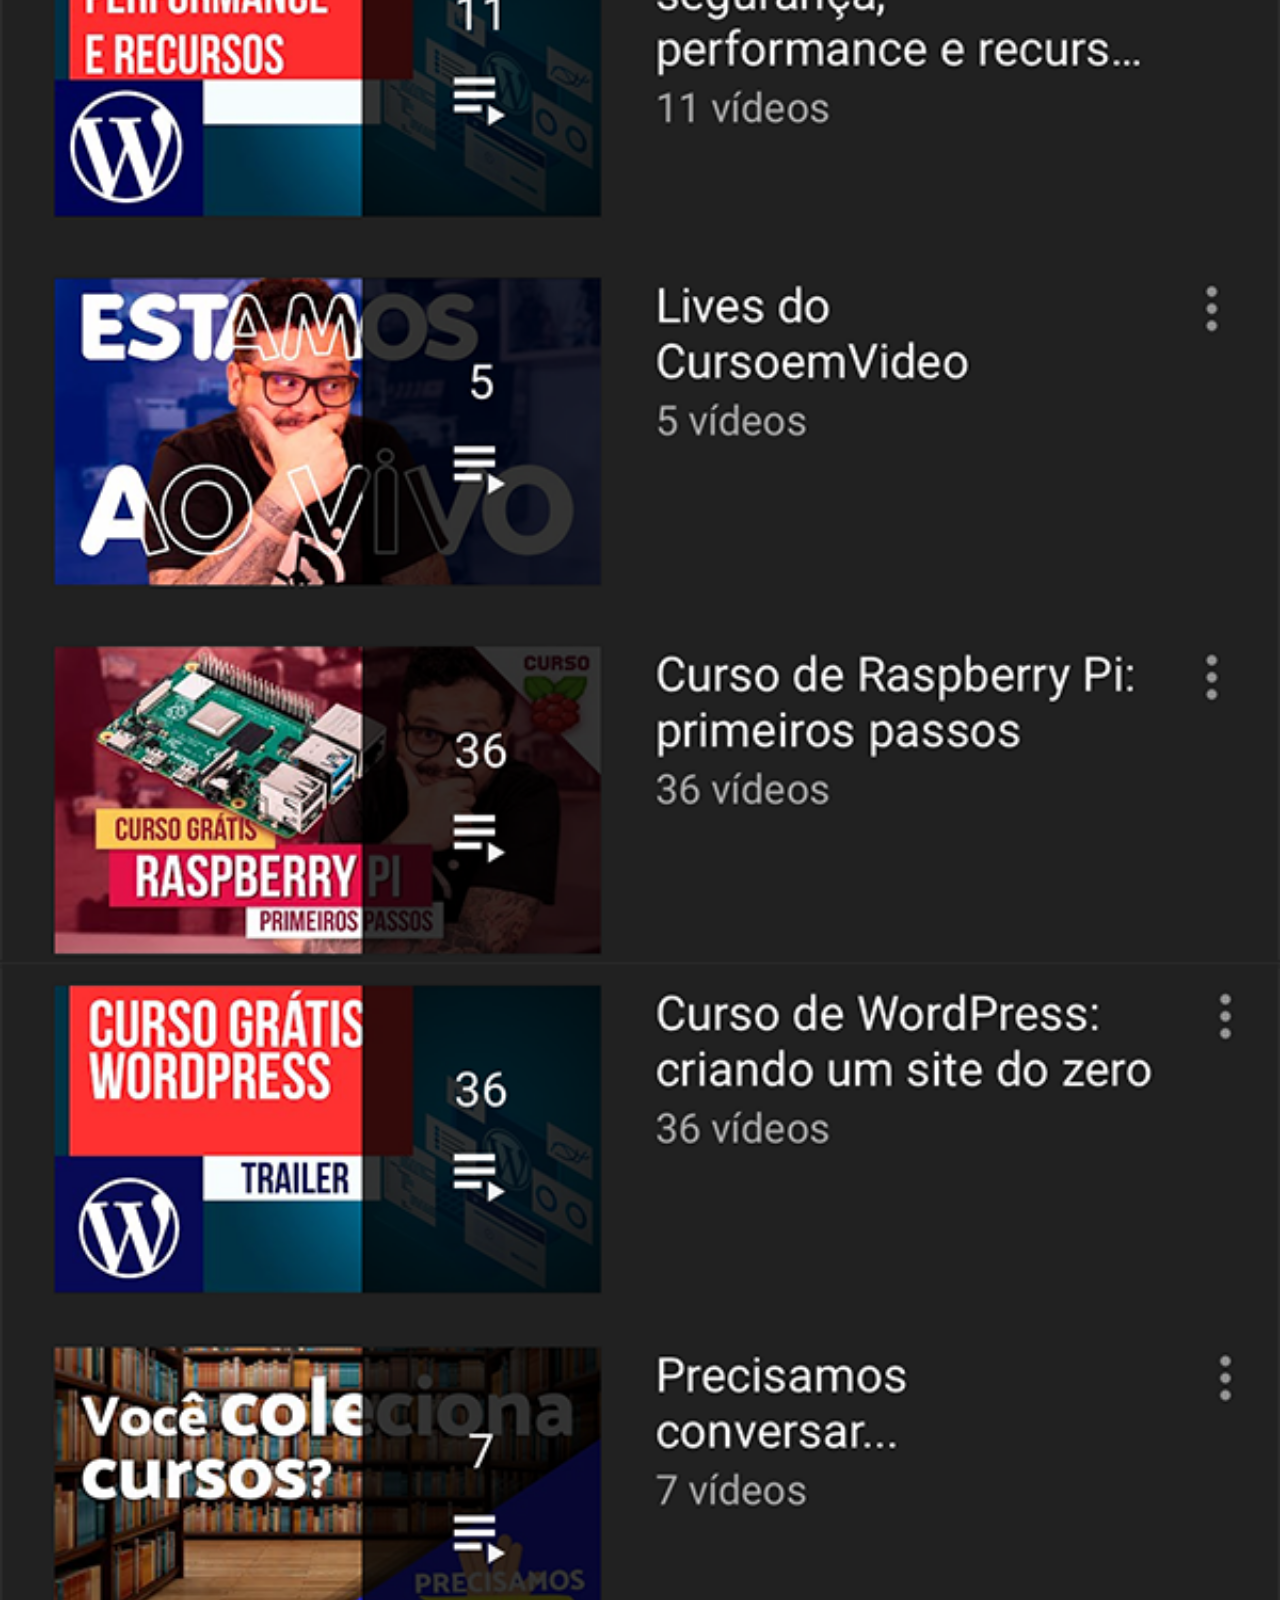
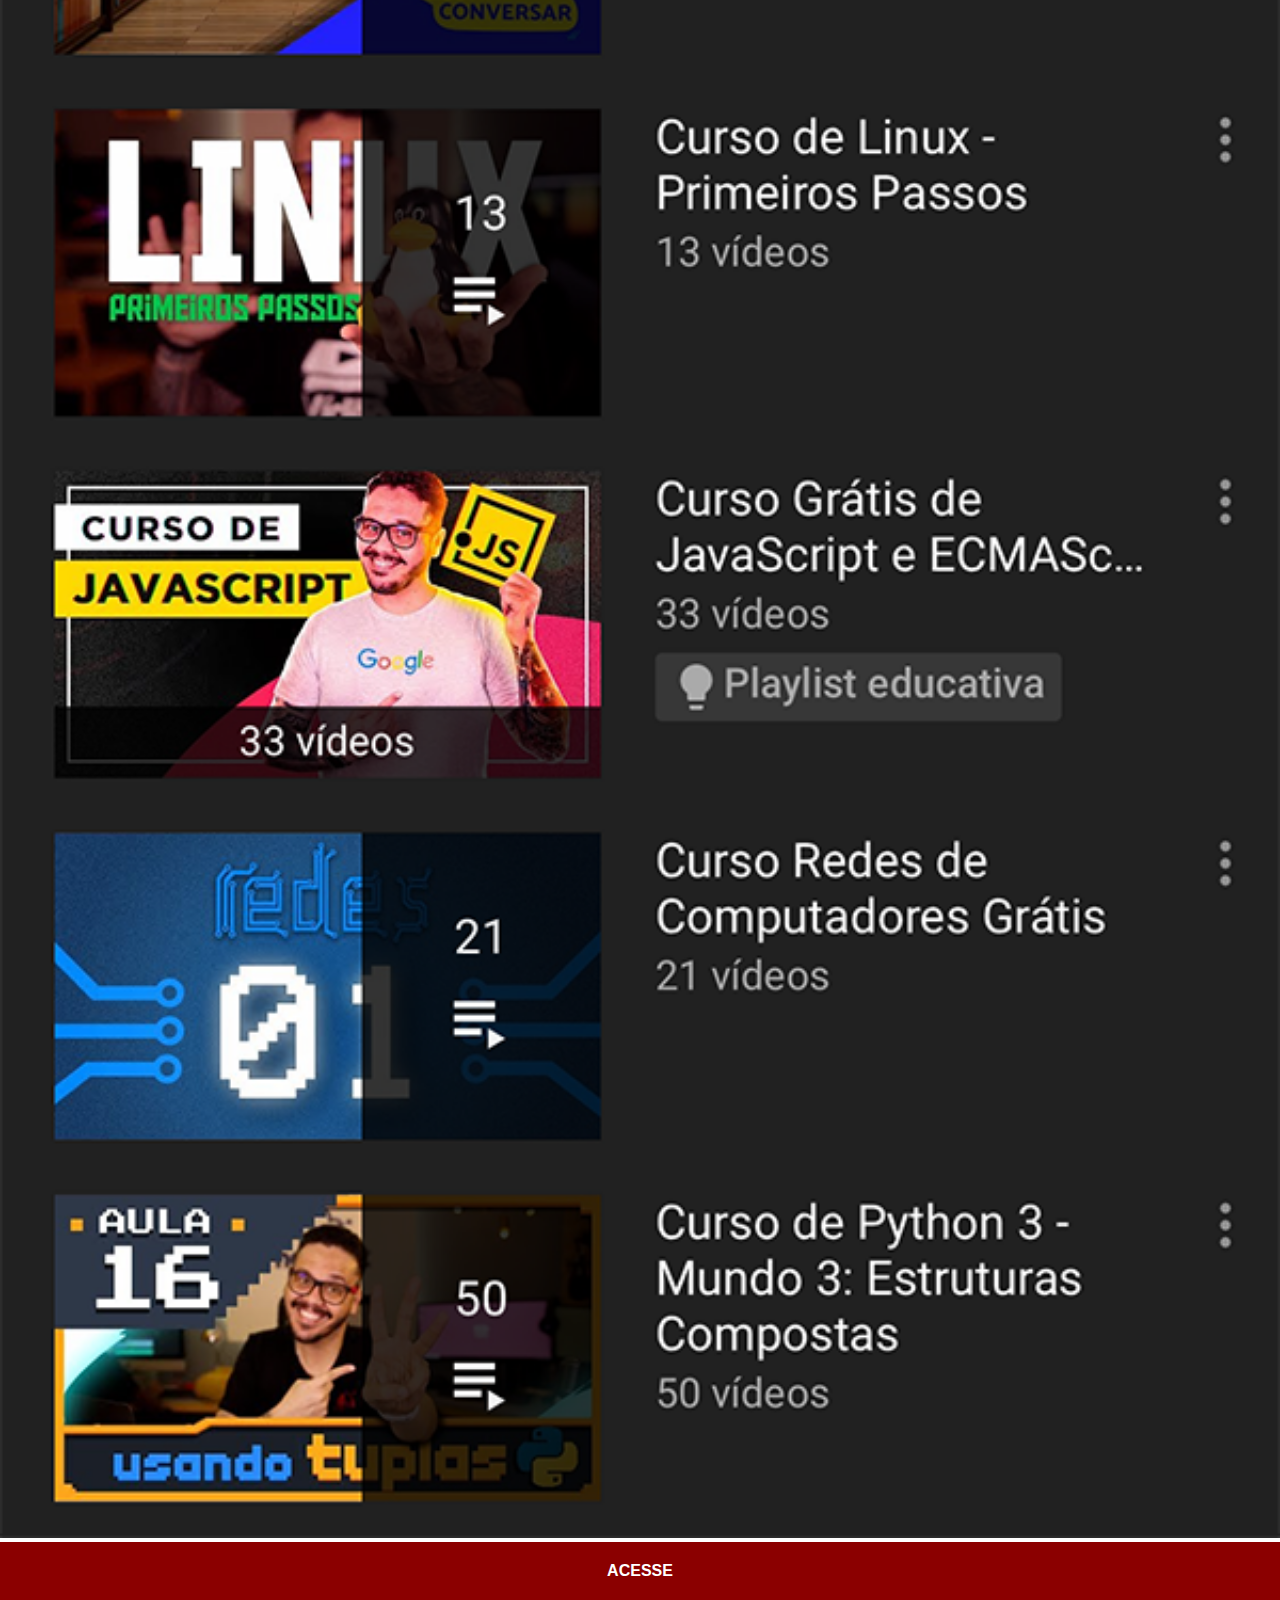
<file: youtube.html>
<!DOCTYPE html>
<html lang="pt-br">
<head>
    <meta charset="UTF-8">
    <meta name="viewport" content="width=device-width, initial-scale=1.0">
    <title>Youtube</title>
    <link rel="stylesheet" href="estilos/social.css">
    
</head>
<body>
    <img src="imagens/tela-youtube.png" alt="Youtube">
    <a href="https://www.youtube.com/user/cursoemvideo/playlists" target="_blank">ACESSE</a>
</body>
</html>
</file>
<file: estilos/style.css>
@charset "UTF-8";

* {
    margin: 0px;
    padding: 0px;
    font-family: Arial, Helvetica, sans-serif;
}

html, body {
    height: 100vh;
    width: 100vw;
    background-color: black;
}

main {
    position: relative;
    height: 100vh;
}

body {
    background: url('../imagens/fundo-madeira.jpg') no-repeat top center;
    background-size: cover;
    background-attachment: fixed;
}

section#telefone {
    position: absolute;
    top: 50%;
    left: 50%;
    transform: translate(-50%, -50%);

    height: 627px;
    width: 311px;
    background: url('../imagens/frame-iphone.png') no-repeat;
}

iframe#tela {
    position: relative;
    top: 80px;
    left: 22px;
    width: 267px;
    height: 471px;
}

section#redes-sociais {
    text-align: right;
}

section#redes-sociais > a > img {
    width: 50px;
    margin: 10px;
    border-radius: 50%;
    box-shadow: 2px 2px 5px rgba(0, 0, 0, 0.418);
    box-sizing: border-box;
}

section#redes-sociais img:hover {
    border: 2px solid rgba(255, 255, 255, 0.692);
    transform: translate(-3px, -10px);
    box-shadow: 5px 5px 10px rgba(0, 0, 0, 0.644);
    transition: transform .3s, border 0.3s;
}
</file>
<file: estilos/social.css>
@charset "UFT-8";

* {
    margin: 0px;
    padding: 0px;
    font-family: Arial, Helvetica, sans-serif;
}

::-webkit-scrollbar {
    width: 0px;
    height: 0px;
}
        
img {
    width: 100vw;
}

a {
    display: block;
    background-color: darkred;
    color: white;
    padding: 20px;
    text-align: center;
    font-weight: bolder;
    text-decoration: none;
}

a:hover {
    background-color: red;
}
</file>
